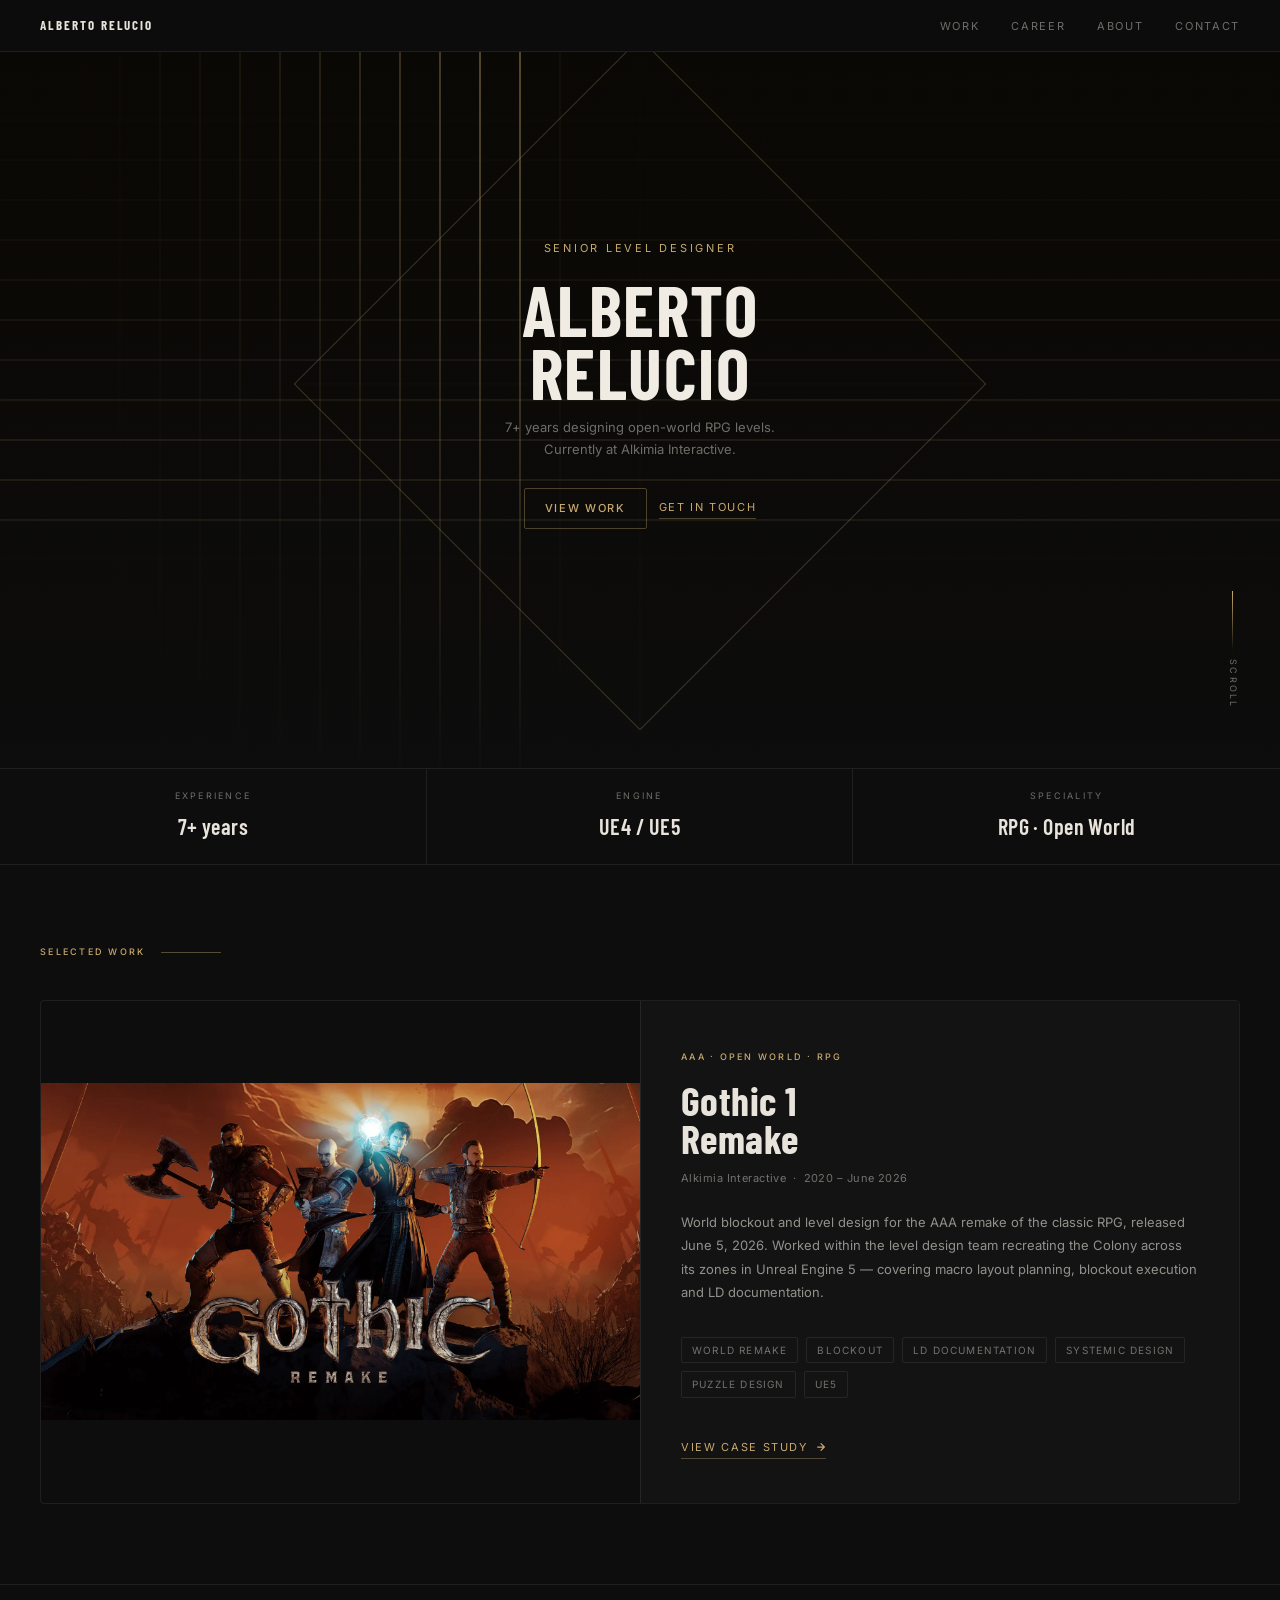
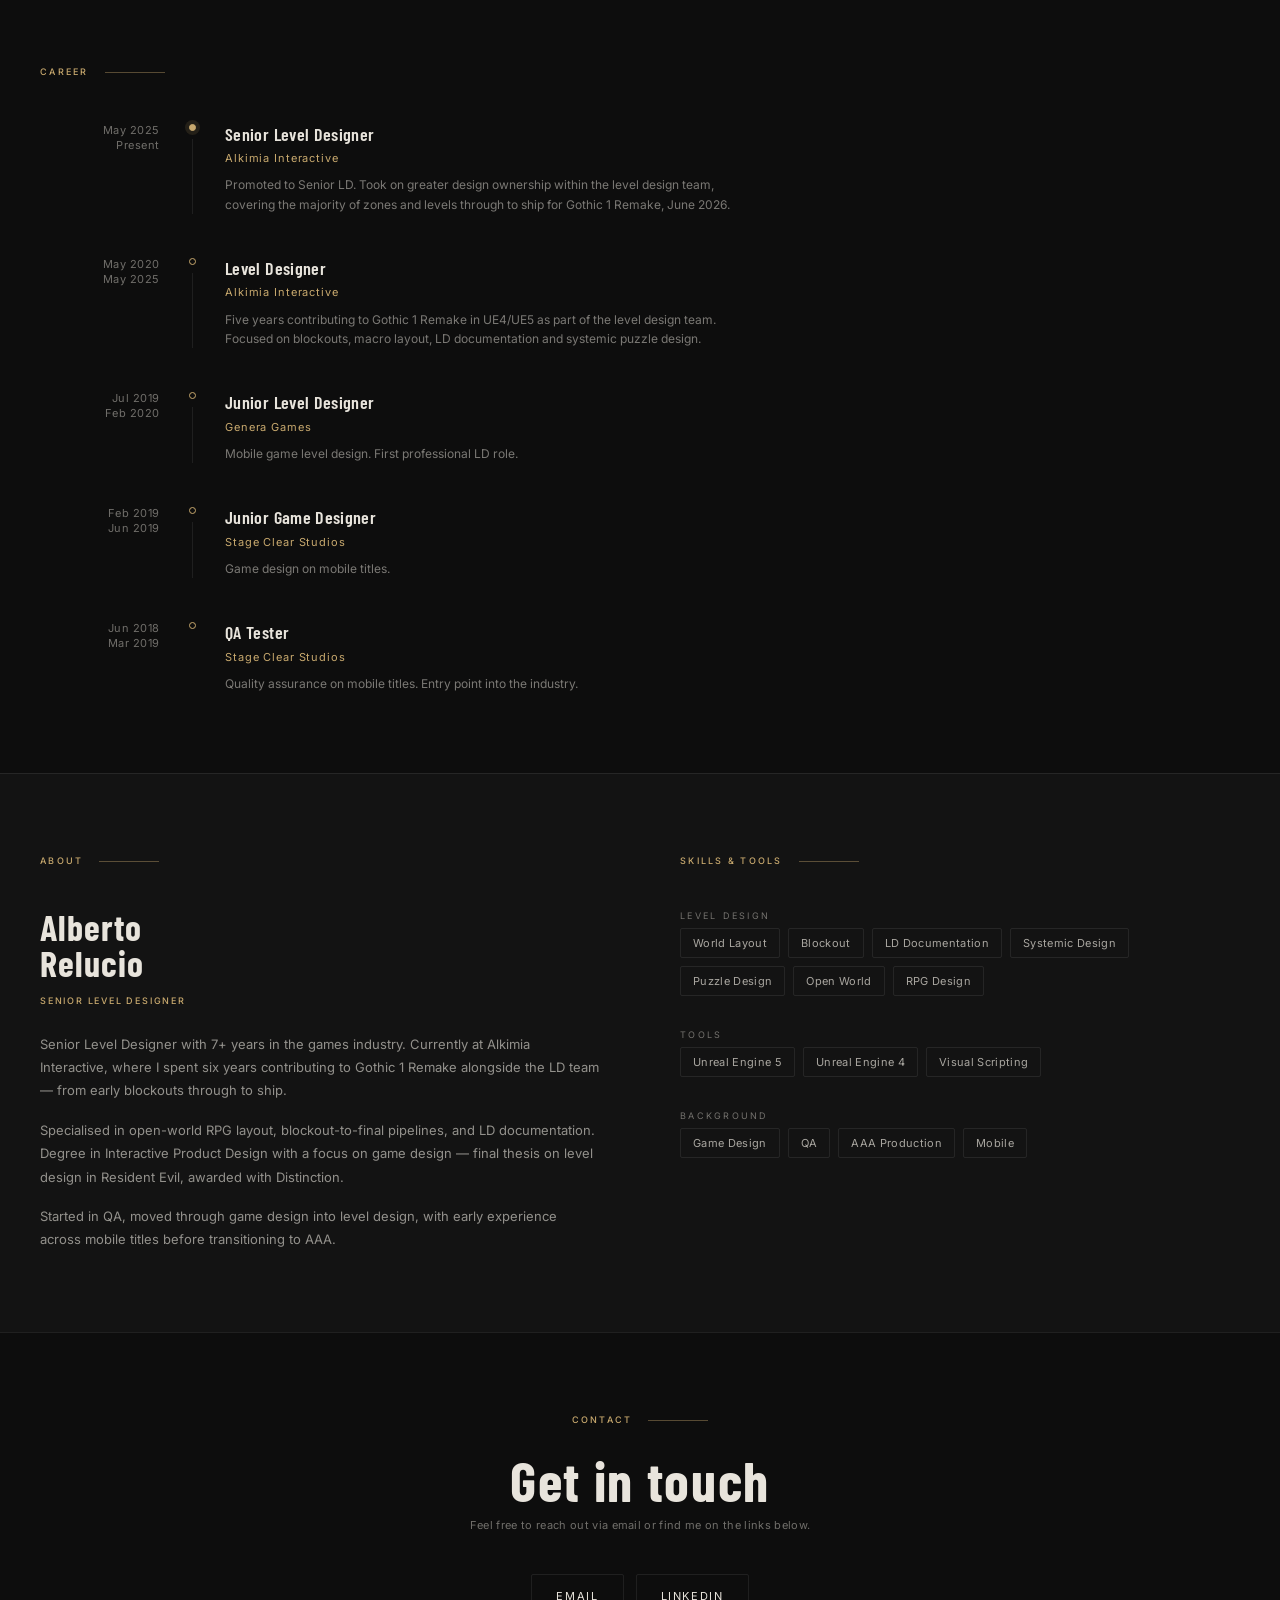
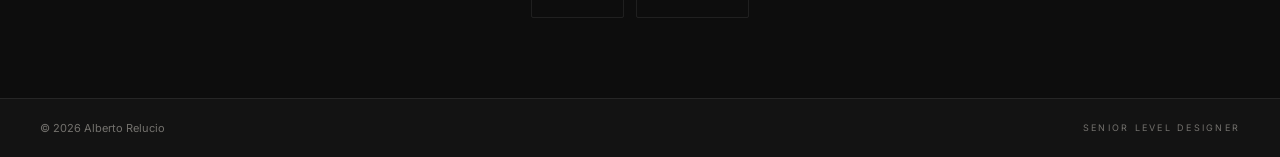
<file: index.html>
<!DOCTYPE html>
<html lang="en">
<head>
  <meta charset="UTF-8">
  <meta name="viewport" content="width=device-width, initial-scale=1.0">
  <title>Alberto Relucio — Senior Level Designer</title>
  <link rel="preconnect" href="https://fonts.googleapis.com">
  <link rel="preconnect" href="https://fonts.gstatic.com" crossorigin>
  <link href="https://fonts.googleapis.com/css2?family=Barlow+Condensed:wght@400;600;700&family=Inter:wght@400;500&display=swap" rel="stylesheet">
  <link rel="stylesheet" href="style.css?v=17">
<!-- Cloudflare Web Analytics -->
<script defer src='https://static.cloudflareinsights.com/beacon.min.js' data-cf-beacon='{"token": "90b9877d3f914d518e2e52601ebf6f44"}'></script>
<!-- End Cloudflare Web Analytics -->
<!-- GoatCounter Analytics -->
<script data-goatcounter="https://kolding45.goatcounter.com/count" async src="//gc.zgo.at/count.js"></script>
<!-- End GoatCounter Analytics -->
</head>
<body>

  <!-- NAV -->
  <nav class="nav">
    <a href="#hero" class="nav-logo">Alberto Relucio</a>
    <ul class="nav-links">
      <li><a href="#work">Work</a></li>
      <li><a href="#career">Career</a></li>
      <li><a href="#about">About</a></li>
      <li><a href="#contact">Contact</a></li>
    </ul>
    <button class="nav-hamburger" id="hamburger" aria-label="Open menu" aria-expanded="false">
      <span></span><span></span><span></span>
    </button>
  </nav>

  <div class="nav-drawer" id="nav-drawer">
    <a href="#work"    onclick="closeDrawer()">Work</a>
    <a href="#career"  onclick="closeDrawer()">Career</a>
    <a href="#about"   onclick="closeDrawer()">About</a>
    <a href="#contact" onclick="closeDrawer()">Contact</a>
  </div>


  <!-- HERO -->
  <section class="hero" id="hero">
    <div class="hero-bg" style="position:absolute;inset:0;width:100%;height:100%;">
      <canvas id="hero-canvas" style="position:absolute;inset:0;width:100%;height:100%;display:block;"></canvas>
    </div>
    <div class="hero-gradient"></div>

    <div class="hero-inner hero-inner--centered">

      <!-- Diamond: purely decorative, sits behind text -->
      <div class="hero-diamond-wrap" aria-hidden="true">
        <svg class="hero-diamond-svg" id="hero-diamond" viewBox="0 0 700 700" fill="none" xmlns="http://www.w3.org/2000/svg">
          <polyline id="d-outer" points="350,14 686,350 350,686 14,350 350,14"
            stroke="rgba(200,169,110,0.40)" stroke-width="0.9" fill="none"
            visibility="hidden"/>
          <polyline id="d-inner" points="350,90 610,350 350,610 90,350 350,90"
            stroke="rgba(200,169,110,0.16)" stroke-width="0.5" fill="none"
            visibility="hidden"/>
          <circle id="d-top"    cx="350" cy="14"  r="3.5" fill="rgba(200,169,110,0.85)" visibility="hidden"/>
          <circle id="d-right"  cx="686" cy="350" r="3.5" fill="rgba(200,169,110,0.85)" visibility="hidden"/>
          <circle id="d-bottom" cx="350" cy="686" r="3.5" fill="rgba(200,169,110,0.85)" visibility="hidden"/>
          <circle id="d-left"   cx="14"  cy="350" r="3.5" fill="rgba(200,169,110,0.85)" visibility="hidden"/>
          <line id="d-axis-h" x1="14" y1="350" x2="686" y2="350"
            stroke="rgba(200,169,110,0.07)" stroke-width="0.5" visibility="hidden"/>
          <line id="d-axis-v" x1="350" y1="14" x2="350" y2="686"
            stroke="rgba(200,169,110,0.07)" stroke-width="0.5" visibility="hidden"/>
        </svg>
      </div>

      <!-- Corner brackets: mobile only decorative frame -->
      <div class="hero-corners" aria-hidden="true">
        <svg viewBox="0 0 300 300" fill="none" xmlns="http://www.w3.org/2000/svg" class="hero-corners-svg" id="hero-corners">
          <!-- Top-left outer -->
          <polyline id="hc-tl" points="0,40 0,0 40,0" stroke="rgba(200,169,110,0.7)" stroke-width="1.2" fill="none" visibility="hidden"/>
          <!-- Top-left inner -->
          <polyline id="hc-tl2" points="14,28 14,14 28,14" stroke="rgba(200,169,110,0.4)" stroke-width="0.8" fill="none" visibility="hidden"/>
          <!-- Top-right outer -->
          <polyline id="hc-tr" points="260,0 300,0 300,40" stroke="rgba(200,169,110,0.7)" stroke-width="1.2" fill="none" visibility="hidden"/>
          <!-- Top-right inner -->
          <polyline id="hc-tr2" points="272,14 286,14 286,28" stroke="rgba(200,169,110,0.4)" stroke-width="0.8" fill="none" visibility="hidden"/>
          <!-- Bottom-right outer -->
          <polyline id="hc-br" points="300,260 300,300 260,300" stroke="rgba(200,169,110,0.7)" stroke-width="1.2" fill="none" visibility="hidden"/>
          <!-- Bottom-right inner -->
          <polyline id="hc-br2" points="286,272 286,286 272,286" stroke="rgba(200,169,110,0.4)" stroke-width="0.8" fill="none" visibility="hidden"/>
          <!-- Bottom-left outer -->
          <polyline id="hc-bl" points="40,300 0,300 0,260" stroke="rgba(200,169,110,0.7)" stroke-width="1.2" fill="none" visibility="hidden"/>
          <!-- Bottom-left inner -->
          <polyline id="hc-bl2" points="28,286 14,286 14,272" stroke="rgba(200,169,110,0.4)" stroke-width="0.8" fill="none" visibility="hidden"/>
        </svg>
      </div>

      <!-- Identity: centred on top of diamond -->
      <div class="hero-identity">
        <p class="hero-role">Senior Level Designer</p>
        <h1 class="hero-name">Alberto<br>Relucio</h1>
        <p class="hero-bio">
          7+ years designing open-world RPG levels.<br>
          Currently at Alkimia Interactive.
        </p>
        <div class="flex-row flex-wrap gap-3 mt-4" style="justify-content:center;">
          <a href="#work"    class="btn">View work</a>
          <a href="#contact" class="link-inline" style="align-self:center">Get in touch</a>
        </div>
      </div>

    </div>

    <div class="hero-scroll" aria-hidden="true">
      <div class="hero-scroll-line"></div>
      <span class="hero-scroll-label">Scroll</span>
    </div>
  </section>


  <!-- STAT BAR -->
  <div class="stat-bar">
    <div class="stat-item">
      <div class="stat-label">Experience</div>
      <div class="t-stat">7+ years</div>
    </div>
    <div class="stat-item">
      <div class="stat-label">Engine</div>
      <div class="t-stat">UE4 / UE5</div>
    </div>
    <div class="stat-item">
      <div class="stat-label">Speciality</div>
      <div class="t-stat">RPG · Open World</div>
    </div>
  </div>


  <!-- WORK -->
  <section class="section" id="work">
    <div class="eyebrow">Selected work</div>

    <div class="card-featured reveal">
      <div class="card-image">
        <img src="images/gothic-hero.jpg" alt="Gothic 1 Remake — level overview">
      </div>
      <div class="card-body">
        <div>
          <div class="tag mb-4">AAA · Open World · RPG</div>
          <h2 class="t-title mb-3">Gothic 1<br>Remake</h2>
          <p class="t-meta mb-6" style="letter-spacing:0.04em;">Alkimia Interactive &nbsp;·&nbsp; 2020 – June 2026</p>
          <p class="t-body mb-8">
            World blockout and level design for the AAA remake of the classic RPG, released
            June 5, 2026. Worked within the level design team recreating the Colony across its
            zones in Unreal Engine 5 — covering macro layout planning, blockout execution and
            LD documentation.
          </p>
          <div class="flex-row flex-wrap gap-2 mb-10">
            <span class="pill">World Remake</span>
            <span class="pill">Blockout</span>
            <span class="pill">LD Documentation</span>
            <span class="pill">Systemic Design</span>
            <span class="pill">Puzzle Design</span>
            <span class="pill">UE5</span>
          </div>
        </div>
        <a href="gothic.html" class="link-inline">
          View case study
          <svg width="10" height="10" viewBox="0 0 12 12" fill="none" stroke="currentColor" stroke-width="1.5" stroke-linecap="round" stroke-linejoin="round" aria-hidden="true"><path d="M2 6h8M6 2l4 4-4 4"/></svg>
        </a>
      </div>
    </div>
  </section>


  <!-- ACADEMIC WORK -->


  <!-- CAREER -->
  <section class="section section--bordered" id="career">
    <div class="eyebrow">Career</div>
    <div class="timeline">

      <div class="timeline-item reveal">
        <div class="timeline-date">May 2025<br>Present</div>
        <div class="timeline-spine">
          <div class="timeline-dot timeline-dot--current"></div>
          <div class="timeline-connector"></div>
        </div>
        <div class="timeline-body">
          <div class="t-role mb-1">Senior Level Designer</div>
          <div class="timeline-company">Alkimia Interactive</div>
          <p class="timeline-note">Promoted to Senior LD. Took on greater design ownership within the level design team, covering the majority of zones and levels through to ship for Gothic 1 Remake, June 2026.</p>
        </div>
      </div>

      <div class="timeline-item reveal">
        <div class="timeline-date">May 2020<br>May 2025</div>
        <div class="timeline-spine">
          <div class="timeline-dot"></div>
          <div class="timeline-connector"></div>
        </div>
        <div class="timeline-body">
          <div class="t-role mb-1">Level Designer</div>
          <div class="timeline-company">Alkimia Interactive</div>
          <p class="timeline-note">Five years contributing to Gothic 1 Remake in UE4/UE5 as part of the level design team. Focused on blockouts, macro layout, LD documentation and systemic puzzle design.</p>
        </div>
      </div>

      <div class="timeline-item reveal">
        <div class="timeline-date">Jul 2019<br>Feb 2020</div>
        <div class="timeline-spine">
          <div class="timeline-dot"></div>
          <div class="timeline-connector"></div>
        </div>
        <div class="timeline-body">
          <div class="t-role mb-1">Junior Level Designer</div>
          <div class="timeline-company">Genera Games</div>
          <p class="timeline-note">Mobile game level design. First professional LD role.</p>
        </div>
      </div>

      <div class="timeline-item reveal">
        <div class="timeline-date">Feb 2019<br>Jun 2019</div>
        <div class="timeline-spine">
          <div class="timeline-dot"></div>
          <div class="timeline-connector"></div>
        </div>
        <div class="timeline-body">
          <div class="t-role mb-1">Junior Game Designer</div>
          <div class="timeline-company">Stage Clear Studios</div>
          <p class="timeline-note">Game design on mobile titles.</p>
        </div>
      </div>

      <div class="timeline-item reveal">
        <div class="timeline-date">Jun 2018<br>Mar 2019</div>
        <div class="timeline-spine">
          <div class="timeline-dot"></div>
          <div class="timeline-connector"></div>
        </div>
        <div class="timeline-body">
          <div class="t-role mb-1">QA Tester</div>
          <div class="timeline-company">Stage Clear Studios</div>
          <p class="timeline-note">Quality assurance on mobile titles. Entry point into the industry.</p>
        </div>
      </div>

    </div>
  </section>


  <!-- ABOUT -->
  <section class="section section--raised section--bordered grid-about" id="about">
    <div>
      <div class="eyebrow">About</div>
      <h2 class="t-heading mb-2">Alberto<br>Relucio</h2>
      <p class="tag mb-6" style="letter-spacing:0.2em;">Senior Level Designer</p>
      <div class="t-body">
        <p>Senior Level Designer with 7+ years in the games industry. Currently at Alkimia Interactive, where I spent six years contributing to Gothic 1 Remake alongside the LD team — from early blockouts through to ship.</p>
        <p>Specialised in open-world RPG layout, blockout-to-final pipelines, and LD documentation. Degree in Interactive Product Design with a focus on game design — final thesis on level design in Resident Evil, awarded with Distinction.</p>
        <p>Started in QA, moved through game design into level design, with early experience across mobile titles before transitioning to AAA.</p>
      </div>
    </div>

    <div>
      <div class="eyebrow">Skills &amp; tools</div>
      <div style="margin-bottom:var(--space-8);">
        <div class="stat-label mb-3">Level Design</div>
        <div class="flex-row flex-wrap gap-2">
          <span class="skill-tag">World Layout</span>
          <span class="skill-tag">Blockout</span>
          <span class="skill-tag">LD Documentation</span>
          <span class="skill-tag">Systemic Design</span>
          <span class="skill-tag">Puzzle Design</span>
          <span class="skill-tag">Open World</span>
          <span class="skill-tag">RPG Design</span>
        </div>
      </div>
      <div style="margin-bottom:var(--space-8);">
        <div class="stat-label mb-3">Tools</div>
        <div class="flex-row flex-wrap gap-2">
          <span class="skill-tag">Unreal Engine 5</span>
          <span class="skill-tag">Unreal Engine 4</span>
          <span class="skill-tag">Visual Scripting</span>
          <!-- Add tools you actually use -->
        </div>
      </div>
      <div>
        <div class="stat-label mb-3">Background</div>
        <div class="flex-row flex-wrap gap-2">
          <span class="skill-tag">Game Design</span>
          <span class="skill-tag">QA</span>
          <span class="skill-tag">AAA Production</span>
          <span class="skill-tag">Mobile</span>
        </div>
      </div>
    </div>
  </section>


  <!-- CONTACT -->
  <section class="section section--bordered section--center" id="contact">
    <div class="eyebrow centered">Contact</div>
    <h2 class="t-heading mb-2" style="font-size:var(--text-cta);">Get in touch</h2>
    <p class="t-meta mb-10">Feel free to reach out via email or find me on the links below.</p>
    <div class="contact-links">
      <!-- REPLACE with your real details -->
      <a href="mailto:arelucio.designer.info@gmail.com" class="link-ghost">Email</a>
      <a href="https://www.linkedin.com/in/alberto-relucio-gallego" target="_blank" rel="noopener" class="link-ghost">LinkedIn</a>
    </div>
  </section>


  <!-- FOOTER -->
  <footer class="footer">
    <span class="footer-copy">© 2026 Alberto Relucio</span>
    <span class="footer-label">Senior Level Designer</span>
  </footer>


  <script>
    /* ── HERO CANVAS — slow diagonal gold sweep, persistent grid ── */
    (function () {
      var canvas = document.getElementById('hero-canvas');
      if (!canvas) return;
      var ctx = canvas.getContext('2d');
      var dpr = window.devicePixelRatio || 1;

      function resize() {
        canvas.width  = canvas.offsetWidth  * dpr;
        canvas.height = canvas.offsetHeight * dpr;
        ctx.setTransform(dpr, 0, 0, dpr, 0, 0);
      }
      resize();
      window.addEventListener('resize', function () { ctx.setTransform(1,0,0,1,0,0); resize(); });

      var CELL=40, DURATION=3800, DELAY=400;
      var PK_V=0.88, PK_H=0.65, RS_V=0.14, RS_H=0.08;
      var startTime=null;

      function easeInOut(t) { return 0.5-0.5*Math.cos(Math.PI*Math.max(0,Math.min(1,t))); }

      function draw(ts) {
        if (!startTime) startTime=ts;
        var elapsed=ts-startTime-DELAY;
        var W=canvas.offsetWidth, H=canvas.offsetHeight, maxD=W+H;
        ctx.clearRect(0,0,W,H); ctx.fillStyle='#0a0804'; ctx.fillRect(0,0,W,H);
        var raw=Math.max(0,Math.min(1,elapsed/DURATION)), prog=easeInOut(raw), done=raw>=1;

        for (var x=0;x<=W;x+=CELL) {
          var d=x/maxD, alpha,r,g,b,lw;
          if(done){alpha=RS_V;r=200;g=169;b=110;lw=0.5;}
          else{var dist=prog-d;
            if(dist<0){alpha=0.018;r=30;g=24;b=14;lw=0.5;}
            else{var rise=Math.min(1,dist/0.035),fall=Math.max(0,1-dist/0.30),glow=rise*fall,settle=Math.max(0,(dist-0.30)/0.15);
              alpha=glow*PK_V+Math.min(1,settle)*RS_V; alpha=Math.max(alpha,dist>0.45?RS_V:0);
              r=Math.round(10+(200-10)*glow);g=Math.round(8+(169-8)*glow);b=Math.round(4+(110-4)*glow);lw=0.5+glow*1.0;}}
          ctx.beginPath();ctx.moveTo(x,0);ctx.lineTo(x,H);
          ctx.strokeStyle='rgba('+r+','+g+','+b+','+alpha+')';ctx.lineWidth=lw;ctx.stroke();
        }

        for (var y=0;y<=H;y+=CELL) {
          var dH=y/maxD,alphaH,rH,gH,bH,lwH;
          if(done){alphaH=RS_H;rH=200;gH=169;bH=110;lwH=0.5;}
          else{var distH=prog-dH;
            if(distH<0){alphaH=0.014;rH=30;gH=24;bH=14;lwH=0.5;}
            else{var riseH=Math.min(1,distH/0.035),fallH=Math.max(0,1-distH/0.30),glowH=riseH*fallH,settleH=Math.max(0,(distH-0.30)/0.15);
              alphaH=glowH*PK_H+Math.min(1,settleH)*RS_H;alphaH=Math.max(alphaH,distH>0.45?RS_H:0);
              rH=Math.round(10+(200-10)*glowH);gH=Math.round(8+(169-8)*glowH);bH=Math.round(4+(110-4)*glowH);lwH=0.5+glowH*0.7;}}
          ctx.beginPath();ctx.moveTo(0,y);ctx.lineTo(W,y);
          ctx.strokeStyle='rgba('+rH+','+gH+','+bH+','+alphaH+')';ctx.lineWidth=lwH;ctx.stroke();
        }
        requestAnimationFrame(draw);
      }
      requestAnimationFrame(draw);
    })();
  </script>

  <script>
        /* ── DIAMOND ANIMATION — starts fully hidden, draws on load ── */
    (function () {

      function show(id, delay, dur) {
        /* Fade in via opacity after making visible */
        var el = document.getElementById(id);
        if (!el) return;
        setTimeout(function () {
          el.setAttribute('visibility', 'visible');
          el.style.opacity = '0';
          el.style.transition = 'opacity ' + (dur || 500) + 'ms ease';
          requestAnimationFrame(function () {
            requestAnimationFrame(function () {
              el.style.opacity = '1';
            });
          });
        }, delay);
      }

      function drawLine(id, delay, duration) {
        /* Draw polyline using stroke-dashoffset */
        var el = document.getElementById(id);
        if (!el) return;
        var perim = id === 'd-outer' ? 1904 : 1440;
        /* Set up dash BEFORE making visible */
        el.setAttribute('stroke-dasharray', perim);
        el.setAttribute('stroke-dashoffset', perim);
        setTimeout(function () {
          el.setAttribute('visibility', 'visible');
          el.style.opacity = '1';
          requestAnimationFrame(function () {
            requestAnimationFrame(function () {
              el.style.transition = 'stroke-dashoffset ' + duration + 'ms cubic-bezier(0.3,0,0.2,1)';
              el.setAttribute('stroke-dashoffset', '0');
            });
          });
        }, delay);
      }

      var T = 500;

      /* 1 — Axis lines first, subtle */
      show('d-axis-h', T, 600);
      show('d-axis-v', T, 600); T += 600;

      /* 2 — Outer diamond draws itself */
      drawLine('d-outer', T, 1600); T += 500;

      /* 3 — Dots appear as diamond reaches each corner */
      show('d-top',    T,        200); T += 400;
      show('d-right',  T,        200); T += 400;
      show('d-bottom', T,        200); T += 400;
      show('d-left',   T,        200); T += 500;

      /* 4 — Inner diamond fades in */
      show('d-inner', T, 800);

    })();

    /* ── HAMBURGER MENU ── */
    (function () {
      var hamburger = document.getElementById('hamburger');
      var drawer    = document.getElementById('nav-drawer');
      if (!hamburger || !drawer) return;

      function closeDrawer() {
        drawer.classList.remove('open');
        hamburger.setAttribute('aria-expanded', 'false');
      }
      window.closeDrawer = closeDrawer;

      hamburger.addEventListener('click', function () {
        var open = drawer.classList.toggle('open');
        hamburger.setAttribute('aria-expanded', open);
      });

      document.addEventListener('click', function (e) {
        if (!drawer.contains(e.target) && !hamburger.contains(e.target)) {
          closeDrawer();
        }
      });
    })();

    /* ── CORNER BRACKETS ANIMATION — mobile only ── */
    (function () {
      var corners = ['hc-tl', 'hc-tr', 'hc-br', 'hc-bl'];
      var isMobile = true; // CSS handles display:none on desktop

      corners.forEach(function(id, i) {
        var el = document.getElementById(id);
        if (!el) return;
        var perim = 80;
        el.setAttribute('stroke-dasharray', perim);
        el.setAttribute('stroke-dashoffset', perim);
        setTimeout(function () {
          el.setAttribute('visibility', 'visible');
          el.style.opacity = '1';
          requestAnimationFrame(function () {
            requestAnimationFrame(function () {
              el.style.transition = 'stroke-dashoffset 400ms cubic-bezier(0.3,0,0.2,1)';
              el.setAttribute('stroke-dashoffset', '0');
            });
          });
        }, 300 + i * 120);

        /* Inner corner appears slightly after outer */
        var el2 = document.getElementById(id + '2');
        if (!el2) return;
        var perim2 = 42;
        el2.setAttribute('stroke-dasharray', perim2);
        el2.setAttribute('stroke-dashoffset', perim2);
        setTimeout(function () {
          el2.setAttribute('visibility', 'visible');
          el2.style.opacity = '1';
          requestAnimationFrame(function () {
            requestAnimationFrame(function () {
              el2.style.transition = 'stroke-dashoffset 300ms cubic-bezier(0.3,0,0.2,1)';
              el2.setAttribute('stroke-dashoffset', '0');
            });
          });
        }, 500 + i * 120);
      });
    })();
  </script>

</body>
</html>
</file>
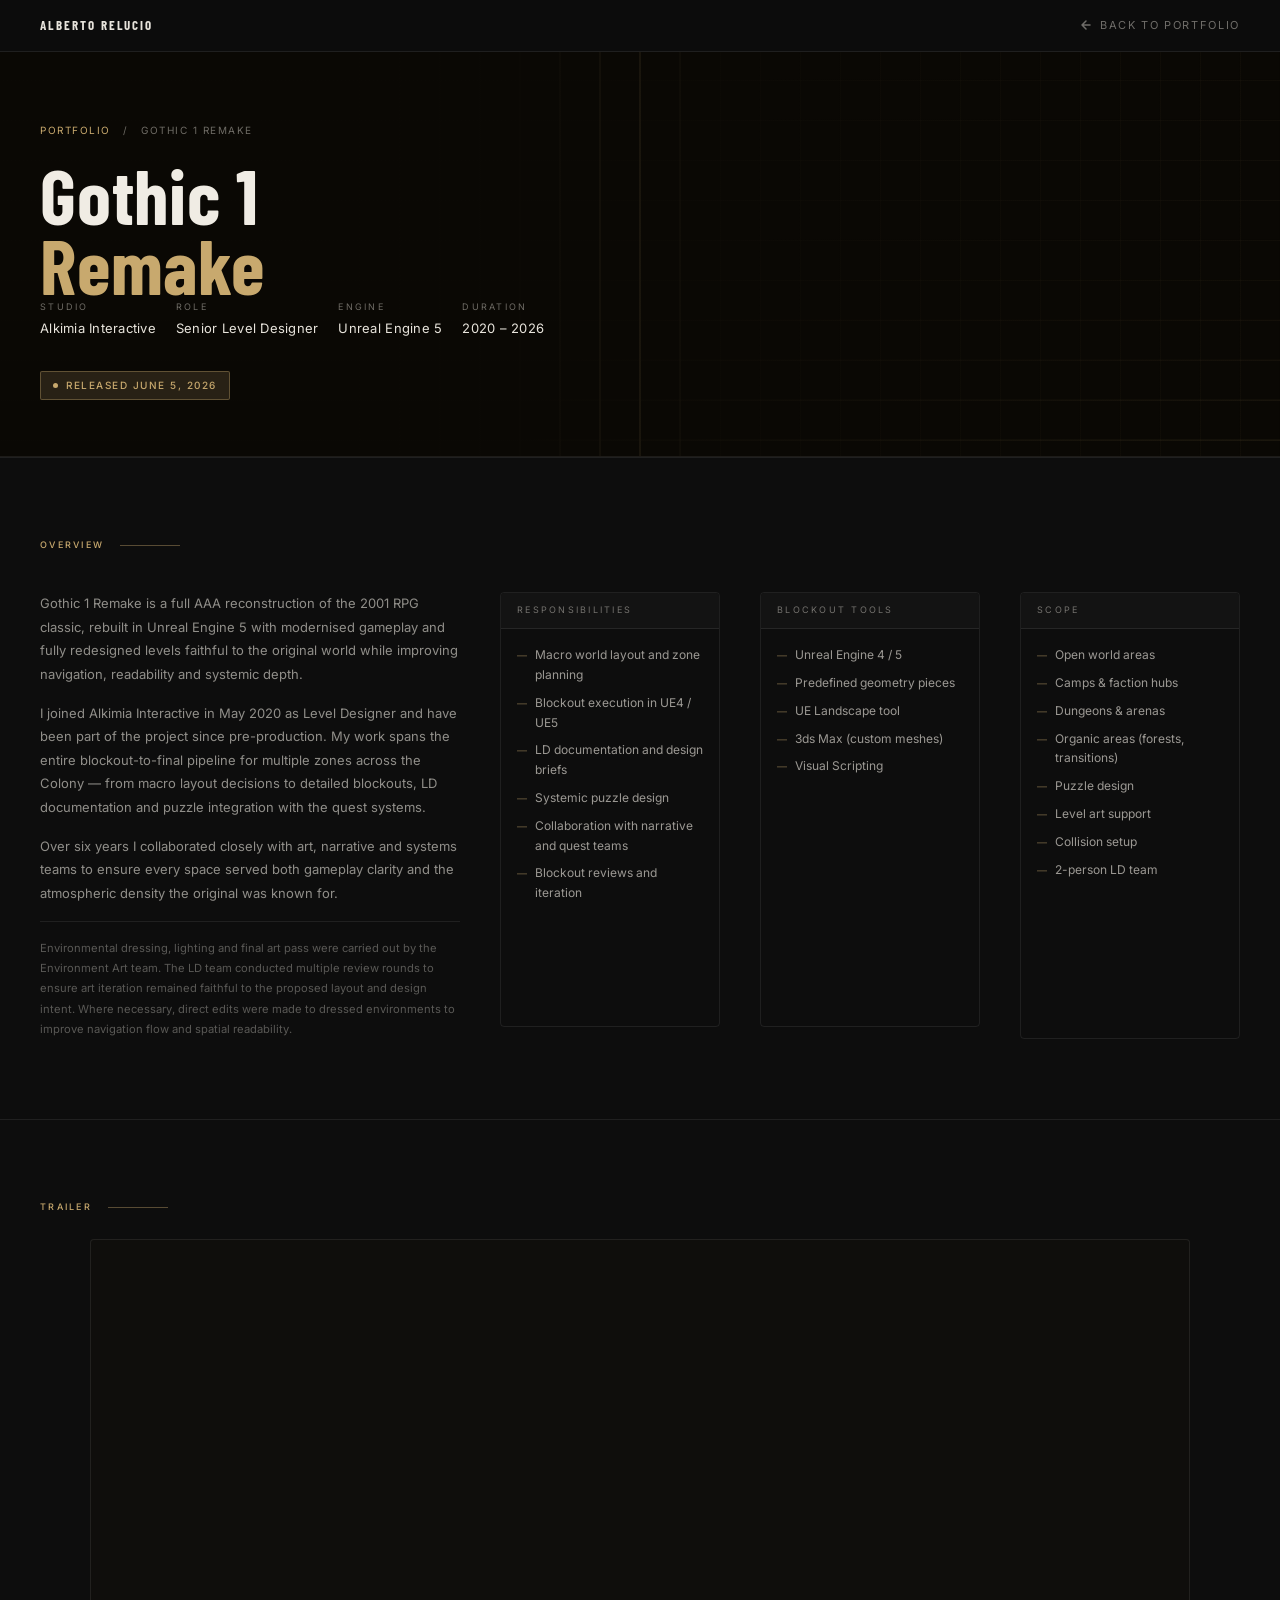
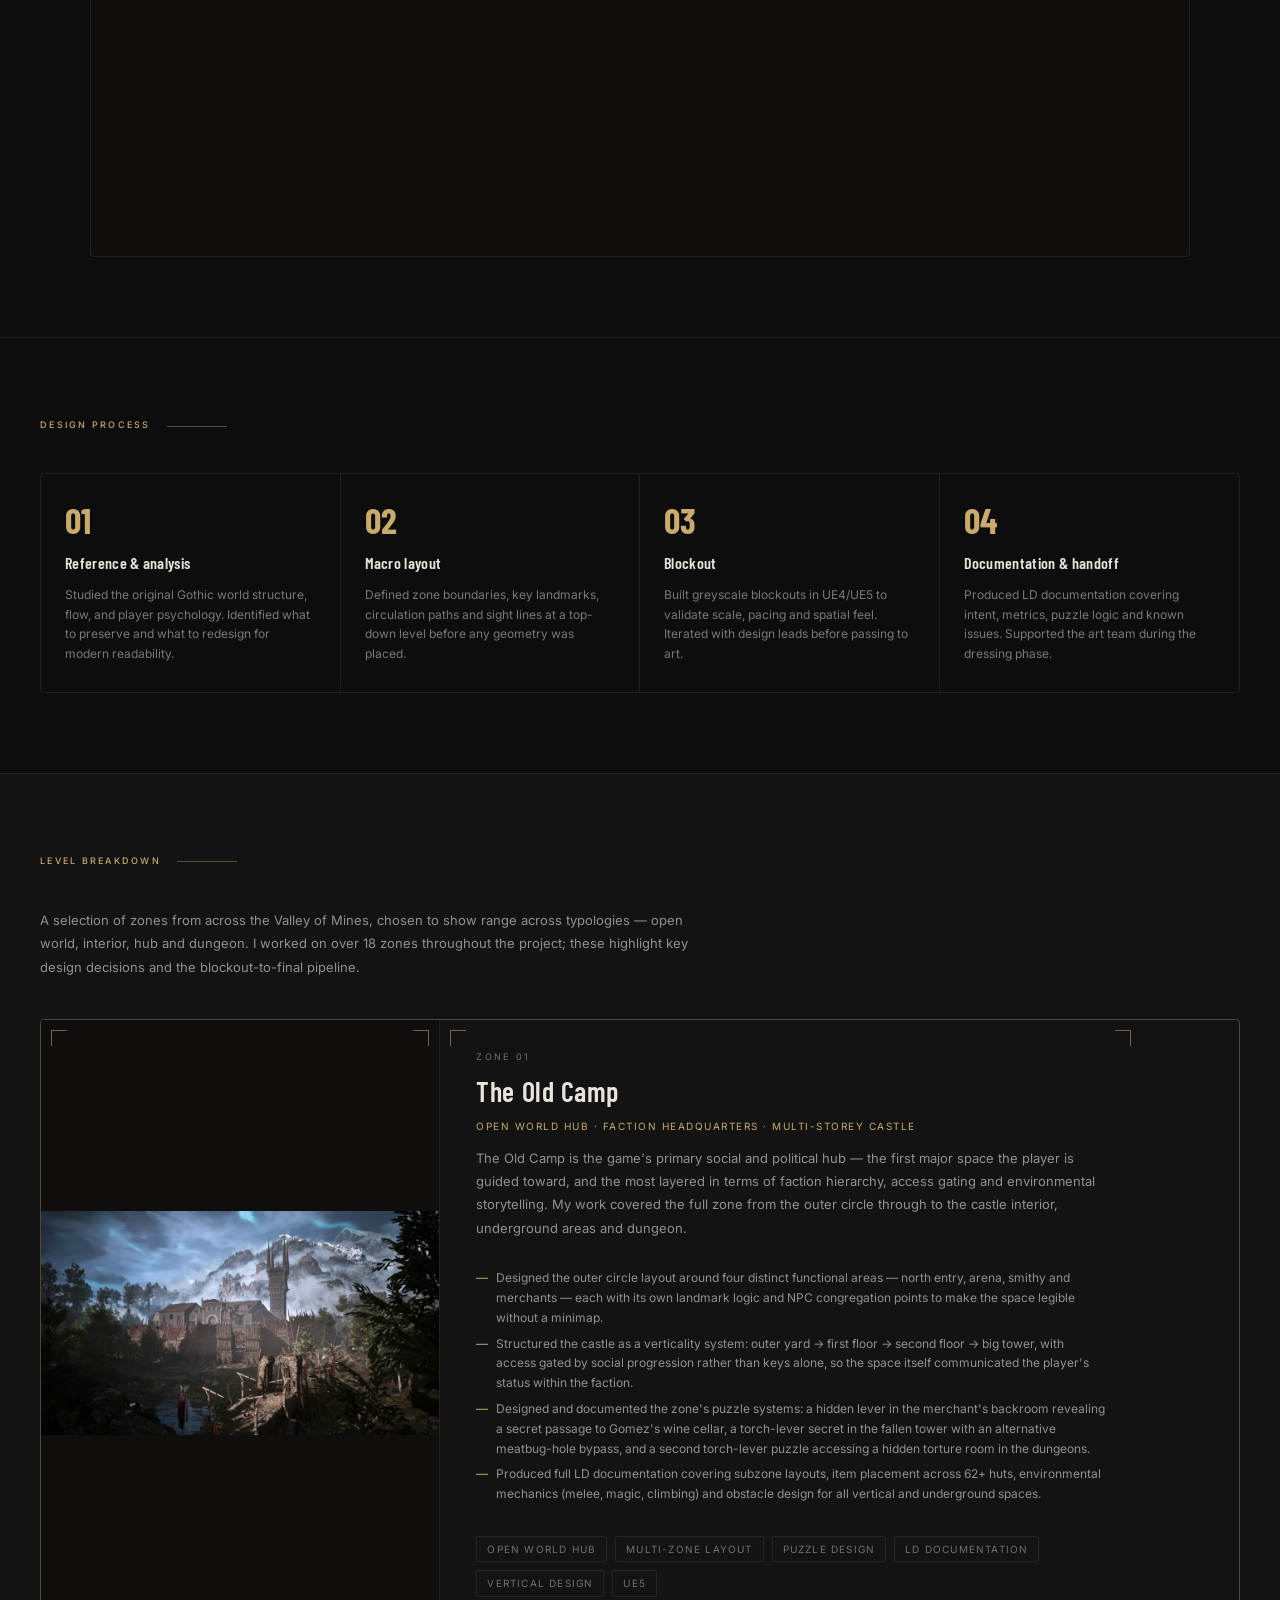
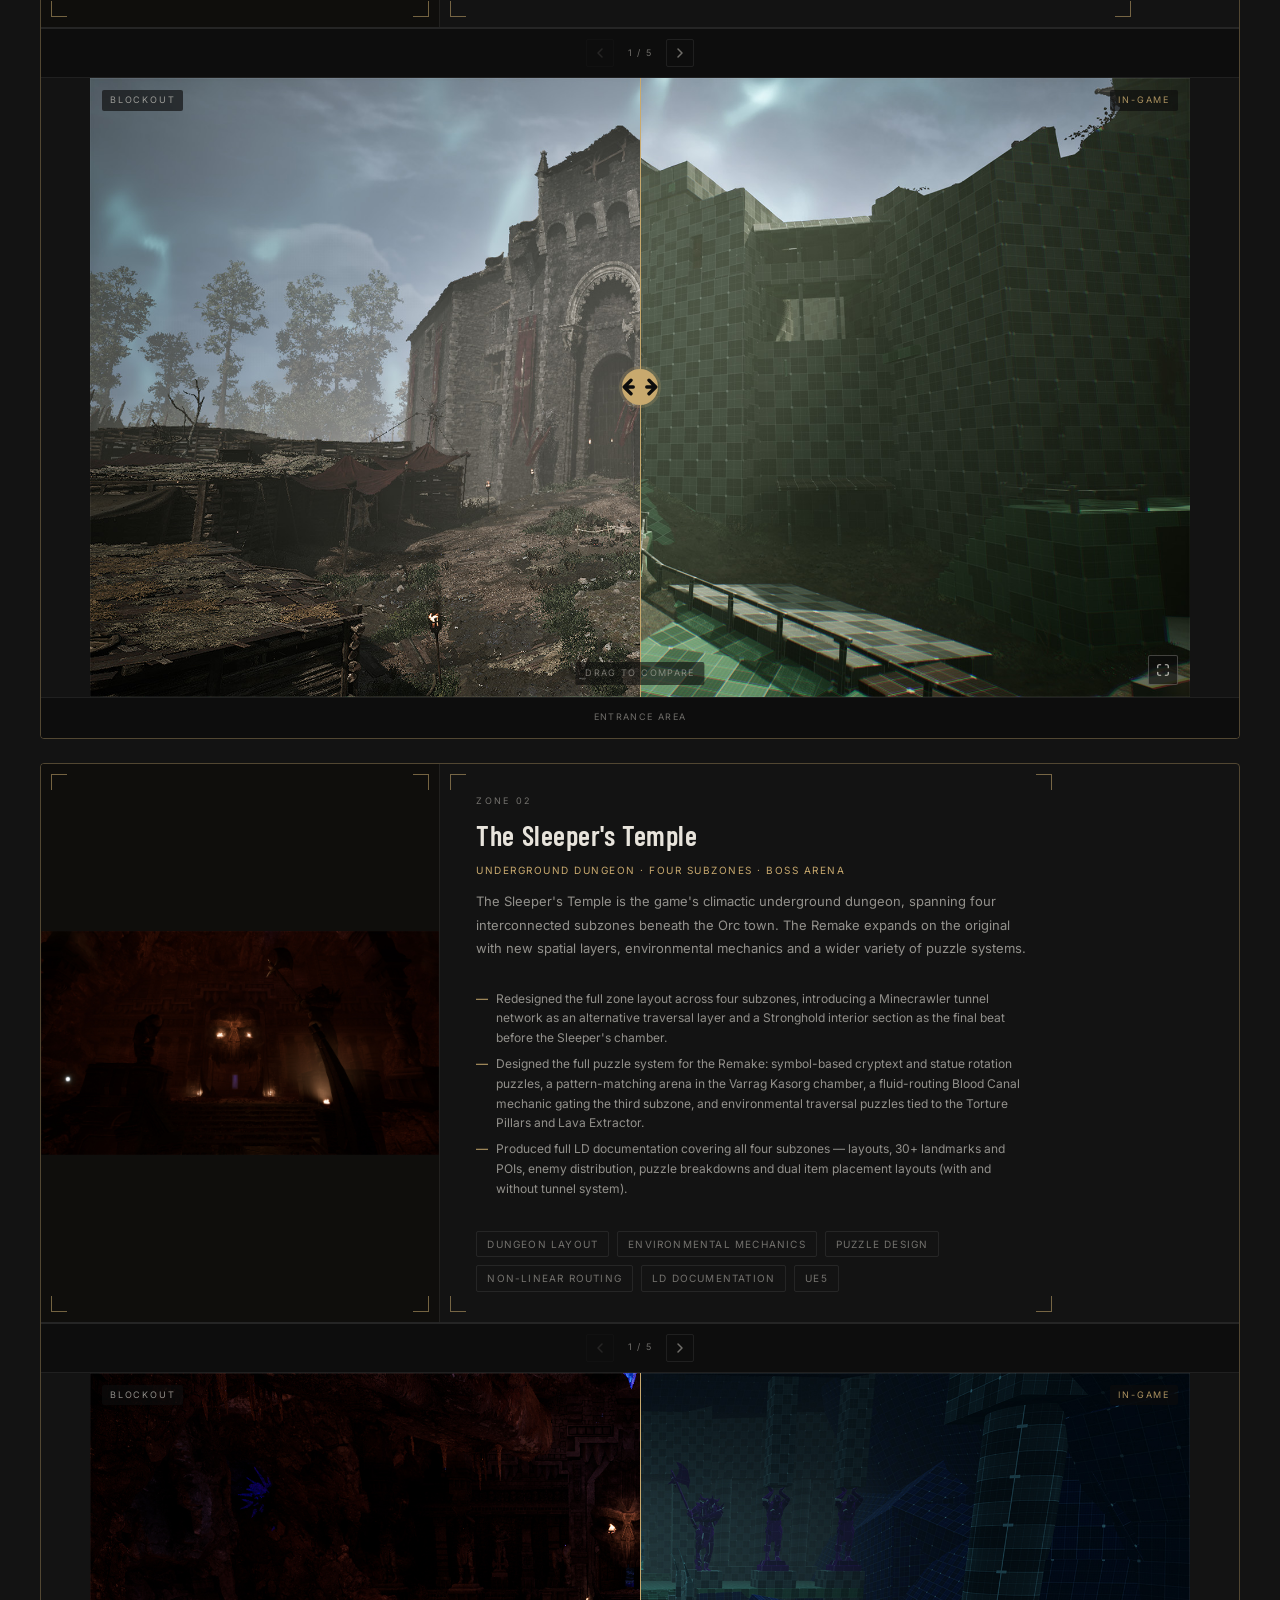
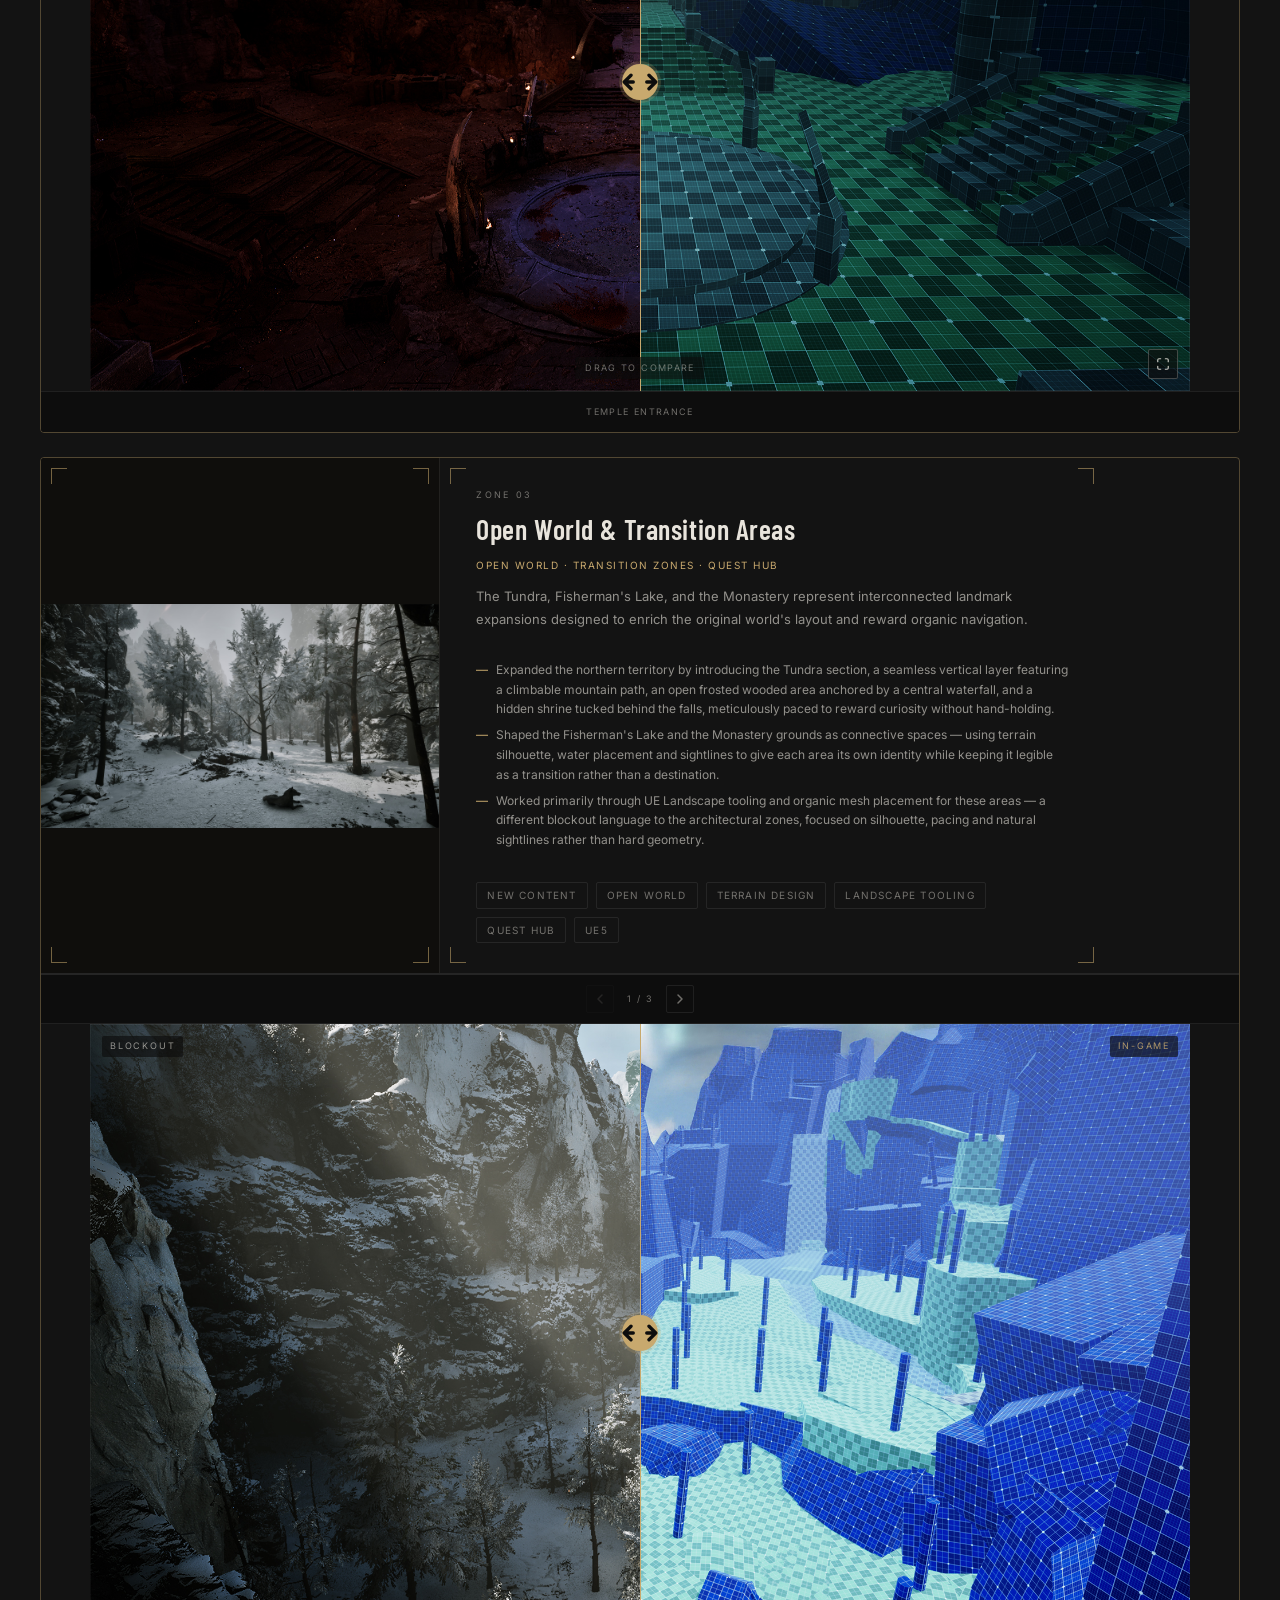
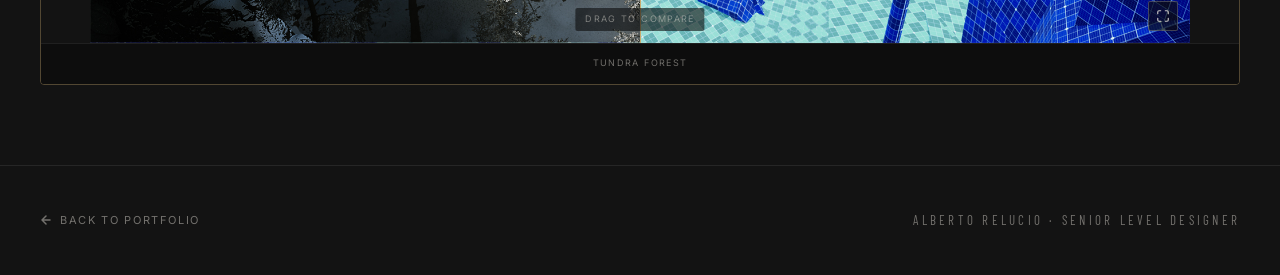
<file: gothic.html>
<!DOCTYPE html>
<html lang="en">
<head>
  <meta charset="UTF-8">
  <meta name="viewport" content="width=device-width, initial-scale=1.0">
  <title>Gothic 1 Remake — Level Design Breakdown · Alberto Relucio</title>
  <link rel="preconnect" href="https://fonts.googleapis.com">
  <link rel="preconnect" href="https://fonts.gstatic.com" crossorigin>
  <link href="https://fonts.googleapis.com/css2?family=Barlow+Condensed:wght@400;600;700&family=Inter:wght@400;500&display=swap" rel="stylesheet">
  <link rel="stylesheet" href="style.css?v=17">
<!-- Cloudflare Web Analytics -->
<script defer src='https://static.cloudflareinsights.com/beacon.min.js' data-cf-beacon='{"token": "90b9877d3f914d518e2e52601ebf6f44"}'></script>
<!-- End Cloudflare Web Analytics -->
<!-- GoatCounter Analytics -->
<script data-goatcounter="https://kolding45.goatcounter.com/count" async src="//gc.zgo.at/count.js"></script>
<!-- End GoatCounter Analytics -->
</head>
<body>

  <!-- NAV -->
  <nav class="nav">
    <a href="index.html" class="nav-logo">Alberto Relucio</a>
    <a href="index.html" class="nav-back">
      <svg width="12" height="12" viewBox="0 0 12 12" fill="none" stroke="currentColor" stroke-width="1.5" stroke-linecap="round" stroke-linejoin="round" aria-hidden="true"><path d="M10 6H2M6 10L2 6l4-4"/></svg>
      Back to portfolio
    </a>
  </nav>


  <!-- PAGE HEADER -->
  <div class="page-header">
    <div class="page-header-grid"></div>
    <canvas id="gothic-canvas" style="position:absolute;inset:0;width:100%;height:100%;pointer-events:none;"></canvas>
    <div class="page-header-fade"></div>
    <div class="page-header-content">
      <div class="breadcrumb">
        <a href="index.html">Portfolio</a>
        <span class="breadcrumb-sep">/</span>
        Gothic 1 Remake
      </div>
      <h1 class="t-page-title mb-5">Gothic 1<br><em>Remake</em></h1>
      <div class="page-meta">
        <div class="meta-item"><span class="meta-label">Studio</span><span class="meta-value">Alkimia Interactive</span></div>
        <div class="meta-item"><span class="meta-label">Role</span><span class="meta-value">Senior Level Designer</span></div>
        <div class="meta-item"><span class="meta-label">Engine</span><span class="meta-value">Unreal Engine 5</span></div>
        <div class="meta-item"><span class="meta-label">Duration</span><span class="meta-value">2020 – 2026</span></div>
      </div>
      <div class="badge-released">
        <div class="badge-released-dot"></div>
        Released June 5, 2026
      </div>
    </div>
  </div>


  <!-- OVERVIEW -->
  <div class="section section--bordered">
    <div class="eyebrow">Overview</div>
    <!-- Single row: text left, three blocks right, always side by side -->
    <div class="overview-blocks" style="display:flex; flex-wrap:wrap; gap:var(--space-10); align-items:stretch; justify-content:space-between;">

      <div class="t-body" style="width:420px; flex-shrink:0;">
        <p>Gothic 1 Remake is a full AAA reconstruction of the 2001 RPG classic, rebuilt in Unreal Engine 5 with modernised gameplay and fully redesigned levels faithful to the original world while improving navigation, readability and systemic depth.</p>
        <p>I joined Alkimia Interactive in May 2020 as Level Designer and have been part of the project since pre-production. My work spans the entire blockout-to-final pipeline for multiple zones across the Colony — from macro layout decisions to detailed blockouts, LD documentation and puzzle integration with the quest systems.</p>
        <p>Over six years I collaborated closely with art, narrative and systems teams to ensure every space served both gameplay clarity and the atmospheric density the original was known for.</p>
        <p style="font-size:0.7rem; color:rgba(232,228,220,0.35); margin-top:var(--space-4); padding-top:var(--space-4); border-top: 0.5px solid var(--color-line);">Environmental dressing, lighting and final art pass were carried out by the Environment Art team. The LD team conducted multiple review rounds to ensure art iteration remained faithful to the proposed layout and design intent. Where necessary, direct edits were made to dressed environments to improve navigation flow and spatial readability.</p>
      </div>

      <div class="sidebar-block" style="flex:1; max-width:340px;">
        <div class="sidebar-block-label">Responsibilities</div>
        <div class="sidebar-block-content">
          <ul class="sidebar-list">
            <li>Macro world layout and zone planning</li>
            <li>Blockout execution in UE4 / UE5</li>
            <li>LD documentation and design briefs</li>
            <li>Systemic puzzle design</li>
            <li>Collaboration with narrative and quest teams</li>
            <li>Blockout reviews and iteration</li>
          </ul>
        </div>
      </div>

      <div class="sidebar-block" style="flex:1; max-width:300px;">
        <div class="sidebar-block-label">Blockout tools</div>
        <div class="sidebar-block-content">
          <ul class="sidebar-list">
            <li>Unreal Engine 4 / 5</li>
            <li>Predefined geometry pieces</li>
            <li>UE Landscape tool</li>
            <li>3ds Max (custom meshes)</li>
            <li>Visual Scripting</li>
          </ul>
        </div>
      </div>

      <div class="sidebar-block" style="flex:1; max-width:320px;">
        <div class="sidebar-block-label">Scope</div>
        <div class="sidebar-block-content">
          <ul class="sidebar-list">
            <li>Open world areas</li>
            <li>Camps &amp; faction hubs</li>
            <li>Dungeons &amp; arenas</li>
            <li>Organic areas (forests, transitions)</li>
            <li>Puzzle design</li>
            <li>Level art support</li>
            <li>Collision setup</li>
            <li>2-person LD team</li>
          </ul>
        </div>
      </div>

    </div>
  </div>


  <!-- TRAILER -->
  <section class="section section--bordered">
    <div class="eyebrow mb-6">Trailer</div>
    <div class="trailer-wrap">
      <iframe
        src="https://www.youtube.com/embed/n0R7BmfpD7k"
        title="Gothic 1 Remake — Release Trailer"
        frameborder="0"
        allow="accelerometer; autoplay; clipboard-write; encrypted-media; gyroscope; picture-in-picture"
        allowfullscreen>
      </iframe>
    </div>
  </section>

    <!-- DESIGN PROCESS -->
  <div class="section section--bordered">
    <div class="eyebrow">Design process</div>
    <div class="process-grid">
      <div class="process-step">
        <div class="process-num">01</div>
        <div class="process-title">Reference &amp; analysis</div>
        <p class="process-desc">Studied the original Gothic world structure, flow, and player psychology. Identified what to preserve and what to redesign for modern readability.</p>
      </div>
      <div class="process-step">
        <div class="process-num">02</div>
        <div class="process-title">Macro layout</div>
        <p class="process-desc">Defined zone boundaries, key landmarks, circulation paths and sight lines at a top-down level before any geometry was placed.</p>
      </div>
      <div class="process-step">
        <div class="process-num">03</div>
        <div class="process-title">Blockout</div>
        <p class="process-desc">Built greyscale blockouts in UE4/UE5 to validate scale, pacing and spatial feel. Iterated with design leads before passing to art.</p>
      </div>
      <div class="process-step">
        <div class="process-num">04</div>
        <div class="process-title">Documentation &amp; handoff</div>
        <p class="process-desc">Produced LD documentation covering intent, metrics, puzzle logic and known issues. Supported the art team during the dressing phase.</p>
      </div>
    </div>
  </div>


  <!-- ══════════════════════════════════════════════════════════════
       LEVEL BREAKDOWN

       HOW TO USE EACH ZONE CARD:
       ─ card-level-top              → in-game image + description
       ─ comparison-wrap             → blockout ↔ in-game slider with
                                       prev/next to browse multiple pairs
       ─ card-level-video (optional) → video walkthrough for this zone

       HOW TO ADD COMPARISON PAIRS:
       Inside .comparison, duplicate a .cpair block.
       Each .cpair needs:
         • .comparison-before  with your blockout image
         • .comparison-after   with your in-game image
         • a data-caption attribute for the label (optional)
       The JS handles the rest automatically.

       HOW TO ADD MORE ZONES:
       Duplicate the entire <!-- ZONE 0X --> <!-- comment block.
  ══════════════════════════════════════════════════════════════ --> 
  <div class="section section--raised section--bordered">
    <div class="eyebrow">Level breakdown</div>
    <p class="t-body mb-10" style="max-width:680px;">A selection of zones from across the Valley of Mines, chosen to show range across typologies — open world, interior, hub and dungeon. I worked on over 18 zones throughout the project; these highlight key design decisions and the blockout-to-final pipeline.</p>

    <!-- ── ZONE 01 ── -->
    <div class="card-level reveal">

      <div class="card-level-top">
        <div class="card-level-image">
          <img src="images/gothic_1_remake_OldCamp.jpg" alt="The Old Camp — Gothic 1 Remake">
          <span class="img-corner-bl"></span>
          <span class="img-corner-br"></span>
        </div>
        <div class="card-level-body">
          <div class="card-level-corners"></div>
          <div class="card-level-number">Zone 01</div>
          <h3 class="t-subtitle">The Old Camp</h3>
          <div class="card-level-type">Open World Hub · Faction Headquarters · Multi-storey Castle</div>
          <p class="t-body" style="margin-bottom:var(--space-4);">
            The Old Camp is the game's primary social and political hub — the first major space the player is guided toward, and the most layered in terms of faction hierarchy, access gating and environmental storytelling. My work covered the full zone from the outer circle through to the castle interior, underground areas and dungeon.
          </p>
          <ul style="list-style:none;display:flex;flex-direction:column;gap:6px;margin-bottom:var(--space-5);">
            <li style="font-size:0.75rem;color:rgba(232,228,220,0.6);display:flex;gap:8px;align-items:baseline;">
              <span style="color:var(--color-accent);flex-shrink:0;">—</span>
              Designed the outer circle layout around four distinct functional areas — north entry, arena, smithy and merchants — each with its own landmark logic and NPC congregation points to make the space legible without a minimap.
            </li>
            <li style="font-size:0.75rem;color:rgba(232,228,220,0.6);display:flex;gap:8px;align-items:baseline;">
              <span style="color:var(--color-accent);flex-shrink:0;">—</span>
              Structured the castle as a verticality system: outer yard → first floor → second floor → big tower, with access gated by social progression rather than keys alone, so the space itself communicated the player's status within the faction.
            </li>
            <li style="font-size:0.75rem;color:rgba(232,228,220,0.6);display:flex;gap:8px;align-items:baseline;">
              <span style="color:var(--color-accent);flex-shrink:0;">—</span>
              Designed and documented the zone's puzzle systems: a hidden lever in the merchant's backroom revealing a secret passage to Gomez's wine cellar, a torch-lever secret in the fallen tower with an alternative meatbug-hole bypass, and a second torch-lever puzzle accessing a hidden torture room in the dungeons.
            </li>
            <li style="font-size:0.75rem;color:rgba(232,228,220,0.6);display:flex;gap:8px;align-items:baseline;">
              <span style="color:var(--color-accent);flex-shrink:0;">—</span>
              Produced full LD documentation covering subzone layouts, item placement across 62+ huts, environmental mechanics (melee, magic, climbing) and obstacle design for all vertical and underground spaces.
            </li>
          </ul>
          <div class="flex-row flex-wrap gap-2">
            <span class="pill">Open World Hub</span>
            <span class="pill">Multi-zone Layout</span>
            <span class="pill">Puzzle Design</span>
            <span class="pill">LD Documentation</span>
            <span class="pill">Vertical Design</span>
            <span class="pill">UE5</span>
          </div>
        </div>
      </div>

      <!--
        COMPARISON BLOCK FOR ZONE 01
        Add as many .cpair blocks as you need.
        data-caption is optional — shows in the label bar below the slider.
      -->
      <div class="comparison-wrap">
        <div class="comparison-nav">
          <span class="comparison-nav-label">Blockout vs in-game</span>
          <div class="comparison-nav-controls">
            <button class="cpair-btn cpair-prev" aria-label="Previous view">
              <svg width="12" height="12" viewBox="0 0 12 12" fill="none" stroke="currentColor" stroke-width="1.5" stroke-linecap="round" stroke-linejoin="round"><path d="M8 2L4 6l4 4"/></svg>
            </button>
            <span class="comparison-nav-counter"></span>
            <button class="cpair-btn cpair-next" aria-label="Next view">
              <svg width="12" height="12" viewBox="0 0 12 12" fill="none" stroke="currentColor" stroke-width="1.5" stroke-linecap="round" stroke-linejoin="round"><path d="M4 2l4 4-4 4"/></svg>
            </button>
          </div>
        </div>

        <div class="comparison" data-comparison>

          <button class="comparison-expand" aria-label="View fullscreen" title="View fullscreen">
            <svg width="14" height="14" viewBox="0 0 24 24" fill="none" stroke="currentColor" stroke-width="2" stroke-linecap="round" stroke-linejoin="round"><path d="M8 3H5a2 2 0 0 0-2 2v3m18 0V5a2 2 0 0 0-2-2h-3m0 18h3a2 2 0 0 0 2-2v-3M3 16v3a2 2 0 0 0 2 2h3"/></svg>
          </button>

          <!-- Pair 1 -->
          <div class="cpair  active" data-caption="Entrance area">
            <div class="comparison-before">
              <img src="images/OldCamp_Blockout_01.jpg" alt="OldCamp_Blockout_01">
            </div>
            <div class="comparison-after">
              <img src="images/OldCamp_Dressing_01.jpg" alt="OldCamp_Dressing_01">
            </div>
          </div>

          <!-- Pair 2 — duplicate this block to add more views -->
          <div class="cpair" data-caption="Market Area">
            <div class="comparison-before">
              <img src="images/OldCamp_Blockout_02.jpg" alt="OldCamp_Blockout_02">
            </div>
            <div class="comparison-after">
              <img src="images/OldCamp_Dressing_02.jpg" alt="OldCamp_Dressing_02">
            </div>
          </div>

          <!-- Pair 3 -->
          <div class="cpair" data-caption="Gomez Cellar">
            <div class="comparison-before">
              <img src="images/OldCamp_Blockout_03.jpg" alt="OldCamp_Blockout_03">
            </div>
            <div class="comparison-after">
              <img src="images/OldCamp_Dressing_03.jpg" alt="OldCamp_Dressing_03">
            </div>
          </div>
          <div class="cpair" data-caption="Prison Dungeons">
            <div class="comparison-before">
              <img src="images/OldCamp_Blockout_04.jpg" alt="OldCamp_Blockout_04">
            </div>
            <div class="comparison-after">
              <img src="images/OldCamp_Dressing_04.jpg" alt="OldCamp_Dressing_04">
            </div>
          </div>
          <div class="cpair" data-caption="Guards Building">
            <div class="comparison-before">
              <img src="images/OldCamp_Blockout_05.jpg" alt="OldCamp_Blockout_05">
            </div>
            <div class="comparison-after">
              <img src="images/OldCamp_Dressing_05.jpg" alt="OldCamp_Dressing_05">
            </div>
          </div>

          <div class="comparison-divider"></div>
          <div class="comparison-handle">
            <svg viewBox="0 0 16 16" xmlns="http://www.w3.org/2000/svg" fill="none" stroke="#0d0d0d" stroke-width="1.5" stroke-linecap="round" stroke-linejoin="round"><path d="M5 8H1m0 0 3-3M1 8l3 3M11 8h4m0 0-3-3m3 3-3 3"/></svg>
          </div>
          <div class="comparison-label comparison-label-before">Blockout</div>
          <div class="comparison-label comparison-label-after">In-game</div>
          <div class="comparison-hint">Drag to compare</div>
        </div>

        <div class="cpair-caption"></div>
      </div>

      <!-- VIDEO WALKTHROUGH Zone 01 — add your YouTube ID when ready -->
    </div><!-- end Zone 01 -->


    <!-- ── ZONE 02 ── -->
    <div class="card-level reveal">

      <div class="card-level-top">
        <div class="card-level-image">
          <img src="images/gothic_1_remake_SleeperTemple.jpg" alt="The Sleeper's Temple — Gothic 1 Remake">
          <span class="img-corner-bl"></span>
          <span class="img-corner-br"></span>
        </div>
        <div class="card-level-body">
          <div class="card-level-corners"></div>
          <div class="card-level-number">Zone 02</div>
          <h3 class="t-subtitle">The Sleeper's Temple</h3>
          <div class="card-level-type">Underground Dungeon · Four Subzones · Boss Arena</div>
          <p class="t-body" style="margin-bottom:var(--space-4);">
            The Sleeper's Temple is the game's climactic underground dungeon, spanning four interconnected subzones beneath the Orc town. The Remake expands on the original with new spatial layers, environmental mechanics and a wider variety of puzzle systems.
          </p>
          <ul style="list-style:none;display:flex;flex-direction:column;gap:6px;margin-bottom:var(--space-5);">
            <li style="font-size:0.75rem;color:rgba(232,228,220,0.6);display:flex;gap:8px;align-items:baseline;">
              <span style="color:var(--color-accent);flex-shrink:0;">—</span>
              Redesigned the full zone layout across four subzones, introducing a Minecrawler tunnel network as an alternative traversal layer and a Stronghold interior section as the final beat before the Sleeper's chamber.
            </li>
            <li style="font-size:0.75rem;color:rgba(232,228,220,0.6);display:flex;gap:8px;align-items:baseline;">
              <span style="color:var(--color-accent);flex-shrink:0;">—</span>
              Designed the full puzzle system for the Remake: symbol-based cryptext and statue rotation puzzles, a pattern-matching arena in the Varrag Kasorg chamber, a fluid-routing Blood Canal mechanic gating the third subzone, and environmental traversal puzzles tied to the Torture Pillars and Lava Extractor.
            </li>
            <li style="font-size:0.75rem;color:rgba(232,228,220,0.6);display:flex;gap:8px;align-items:baseline;">
              <span style="color:var(--color-accent);flex-shrink:0;">—</span>
              Produced full LD documentation covering all four subzones — layouts, 30+ landmarks and POIs, enemy distribution, puzzle breakdowns and dual item placement layouts (with and without tunnel system).
            </li>
          </ul>
          <div class="flex-row flex-wrap gap-2">
            <span class="pill">Dungeon Layout</span>
            <span class="pill">Environmental Mechanics</span>
            <span class="pill">Puzzle Design</span>
            <span class="pill">Non-linear Routing</span>
            <span class="pill">LD Documentation</span>
            <span class="pill">UE5</span>
          </div>
        </div>
      </div>

      <div class="comparison-wrap">
        <div class="comparison-nav">
          <span class="comparison-nav-label">Blockout vs in-game</span>
          <div class="comparison-nav-controls">
            <button class="cpair-btn cpair-prev" aria-label="Previous view">
              <svg width="12" height="12" viewBox="0 0 12 12" fill="none" stroke="currentColor" stroke-width="1.5" stroke-linecap="round" stroke-linejoin="round"><path d="M8 2L4 6l4 4"/></svg>
            </button>
            <span class="comparison-nav-counter"></span>
            <button class="cpair-btn cpair-next" aria-label="Next view">
              <svg width="12" height="12" viewBox="0 0 12 12" fill="none" stroke="currentColor" stroke-width="1.5" stroke-linecap="round" stroke-linejoin="round"><path d="M4 2l4 4-4 4"/></svg>
            </button>
          </div>
        </div>

        <div class="comparison" data-comparison>

          <button class="comparison-expand" aria-label="View fullscreen" title="View fullscreen">
            <svg width="14" height="14" viewBox="0 0 24 24" fill="none" stroke="currentColor" stroke-width="2" stroke-linecap="round" stroke-linejoin="round"><path d="M8 3H5a2 2 0 0 0-2 2v3m18 0V5a2 2 0 0 0-2-2h-3m0 18h3a2 2 0 0 0 2-2v-3M3 16v3a2 2 0 0 0 2 2h3"/></svg>
          </button>
          <div class="cpair  active" data-caption="Temple Entrance">
            <div class="comparison-before">
              <img src="images/SleeperTemple_Blockout_01.jpg" alt="SleeperTemple_Blockout_01">
            </div>
            <div class="comparison-after">
              <img src="images/SleeperTemple_Dressing_01.jpg" alt="SleeperTemple_Dressing_01">
            </div>
          </div>
          <div class="cpair" data-caption="First Subzone">
            <div class="comparison-before">
              <img src="images/SleeperTemple_Blockout_02.jpg" alt="SleeperTemple_Blockout_02">
            </div>
            <div class="comparison-after">
              <img src="images/SleeperTemple_Dressing_02.jpg" alt="SleeperTemple_Dressing_02">
            </div>
          </div>
          <div class="cpair" data-caption="Blood Chambers Area">
            <div class="comparison-before">
              <img src="images/SleeperTemple_Blockout_03.jpg" alt="SleeperTemple_Blockout_03">
            </div>
            <div class="comparison-after">
              <img src="images/SleeperTemple_Dressing_03.jpg" alt="SleeperTemple_Dressing_03">
            </div>
          </div>
          <div class="cpair" data-caption="Lava Stronghold">
            <div class="comparison-before">
              <img src="images/SleeperTemple_Blockout_04.jpg" alt="SleeperTemple_Blockout_04">
            </div>
            <div class="comparison-after">
              <img src="images/SleeperTemple_Dressing_04.jpg" alt="SleeperTemple_Dressing_04">
            </div>
          </div>
          <div class="cpair" data-caption="Sleeper Area">
            <div class="comparison-before">
              <img src="images/SleeperTemple_Blockout_05.jpg" alt="SleeperTemple_Blockout_05">
            </div>
            <div class="comparison-after">
              <img src="images/SleeperTemple_Dressing_05.jpg" alt="SleeperTemple_Dressing_05">
            </div>
          </div>

          <div class="comparison-divider"></div>
          <div class="comparison-handle">
            <svg viewBox="0 0 16 16" xmlns="http://www.w3.org/2000/svg" fill="none" stroke="#0d0d0d" stroke-width="1.5" stroke-linecap="round" stroke-linejoin="round"><path d="M5 8H1m0 0 3-3M1 8l3 3M11 8h4m0 0-3-3m3 3-3 3"/></svg>
          </div>
          <div class="comparison-label comparison-label-before">Blockout</div>
          <div class="comparison-label comparison-label-after">In-game</div>
          <div class="comparison-hint">Drag to compare</div>
        </div>

        <div class="cpair-caption"></div>
      </div>

      <!-- VIDEO WALKTHROUGH Zone 02 -->
    </div><!-- end Zone 02 -->


    <!-- ── ZONE 03 ── -->
    <div class="card-level reveal">

      <div class="card-level-top">
        <div class="card-level-image">
          <img src="images/gothic_1_remake_Tundra.jpg" alt="The Tundra — Gothic 1 Remake">
          <span class="img-corner-bl"></span>
          <span class="img-corner-br"></span>
        </div>
        <div class="card-level-body">
          <div class="card-level-corners"></div>
          <div class="card-level-number">Zone 03</div>
          <h3 class="t-subtitle">Open World & Transition Areas</h3>
          <div class="card-level-type">Open World · Transition Zones · Quest Hub</div>
          <p class="t-body" style="margin-bottom:var(--space-4);">
            The Tundra, Fisherman's Lake, and the Monastery represent interconnected landmark expansions designed to enrich the original world's layout and reward organic navigation.
          </p>
          <ul style="list-style:none;display:flex;flex-direction:column;gap:6px;margin-bottom:var(--space-5);">
            <li style="font-size:0.75rem;color:rgba(232,228,220,0.6);display:flex;gap:8px;align-items:baseline;">
              <span style="color:var(--color-accent);flex-shrink:0;">—</span>
              Expanded the northern territory by introducing the Tundra section, a seamless vertical layer featuring a climbable mountain path, an open frosted wooded area anchored by a central waterfall, and a hidden shrine tucked behind the falls, meticulously paced to reward curiosity without hand-holding.
            </li>
            <li style="font-size:0.75rem;color:rgba(232,228,220,0.6);display:flex;gap:8px;align-items:baseline;">
              <span style="color:var(--color-accent);flex-shrink:0;">—</span>
              Shaped the Fisherman's Lake and the Monastery grounds as connective spaces — using terrain silhouette, water placement and sightlines to give each area its own identity while keeping it legible as a transition rather than a destination.
            </li>
            <li style="font-size:0.75rem;color:rgba(232,228,220,0.6);display:flex;gap:8px;align-items:baseline;">
              <span style="color:var(--color-accent);flex-shrink:0;">—</span>
              Worked primarily through UE Landscape tooling and organic mesh placement for these areas — a different blockout language to the architectural zones, focused on silhouette, pacing and natural sightlines rather than hard geometry.
            </li>
          </ul>
          <div class="flex-row flex-wrap gap-2">
            <span class="pill">New Content</span>
            <span class="pill">Open World</span>
            <span class="pill">Terrain Design</span>
            <span class="pill">Landscape Tooling</span>
            <span class="pill">Quest Hub</span>
            <span class="pill">UE5</span>
          </div>
        </div>
      </div>

      <div class="comparison-wrap">
        <div class="comparison-nav">
          <span class="comparison-nav-label">Blockout vs in-game</span>
          <div class="comparison-nav-controls">
            <button class="cpair-btn cpair-prev" aria-label="Previous view">
              <svg width="12" height="12" viewBox="0 0 12 12" fill="none" stroke="currentColor" stroke-width="1.5" stroke-linecap="round" stroke-linejoin="round"><path d="M8 2L4 6l4 4"/></svg>
            </button>
            <span class="comparison-nav-counter"></span>
            <button class="cpair-btn cpair-next" aria-label="Next view">
              <svg width="12" height="12" viewBox="0 0 12 12" fill="none" stroke="currentColor" stroke-width="1.5" stroke-linecap="round" stroke-linejoin="round"><path d="M4 2l4 4-4 4"/></svg>
            </button>
          </div>
        </div>

        <div class="comparison" data-comparison>

          <button class="comparison-expand" aria-label="View fullscreen" title="View fullscreen">
            <svg width="14" height="14" viewBox="0 0 24 24" fill="none" stroke="currentColor" stroke-width="2" stroke-linecap="round" stroke-linejoin="round"><path d="M8 3H5a2 2 0 0 0-2 2v3m18 0V5a2 2 0 0 0-2-2h-3m0 18h3a2 2 0 0 0 2-2v-3M3 16v3a2 2 0 0 0 2 2h3"/></svg>
          </button>
          <div class="cpair  active" data-caption="Tundra Forest">
            <div class="comparison-before">
              <img src="images/Tundra_Blockout_01.jpg" alt="Tundra_Blockout_01">
            </div>
            <div class="comparison-after">
              <img src="images/Tundra_Dressing_01.jpg" alt="Tundra_Dressing_01">
            </div>
          </div>
          <div class="cpair" data-caption="Fisherman's Lake">
            <div class="comparison-before">
              <img src="images/FishermanLake_Blockout_01.jpg" alt="FishermanLake_Blockout_01">
            </div>
            <div class="comparison-after">
              <img src="images/FishermanLake_Dressing_01.jpg" alt="FishermanLake_Dressing_01">
            </div>
          </div>
          <div class="cpair" data-caption="Monastery Ruins">
            <div class="comparison-before">
              <img src="images/Monastery_Blockout_01.jpg" alt="Monastery_Blockout_01">
            </div>
            <div class="comparison-after">
              <img src="images/Monastery_Dressing_01.jpg" alt="Monastery_Dressing_01">
            </div>
          </div>

          <div class="comparison-divider"></div>
          <div class="comparison-handle">
            <svg viewBox="0 0 16 16" xmlns="http://www.w3.org/2000/svg" fill="none" stroke="#0d0d0d" stroke-width="1.5" stroke-linecap="round" stroke-linejoin="round"><path d="M5 8H1m0 0 3-3M1 8l3 3M11 8h4m0 0-3-3m3 3-3 3"/></svg>
          </div>
          <div class="comparison-label comparison-label-before">Blockout</div>
          <div class="comparison-label comparison-label-after">In-game</div>
          <div class="comparison-hint">Drag to compare</div>
        </div>

        <div class="cpair-caption"></div>
      </div>

      <!-- VIDEO WALKTHROUGH Zone 03 -->
    </div><!-- end Zone 03 -->


  </div><!-- end Level breakdown -->


  <!-- COMPARISON LIGHTBOX (shared overlay — the active comparator moves in here on expand) -->
  <div class="lightbox-overlay" id="lightbox-overlay">
    <button class="lightbox-close" id="lightbox-close" aria-label="Close">
      <svg width="16" height="16" viewBox="0 0 16 16" fill="none" stroke="currentColor" stroke-width="1.5" stroke-linecap="round"><path d="M2 2l12 12M14 2L2 14"/></svg>
    </button>
    <div class="lightbox-content" id="lightbox-content"></div>
  </div>


  <!-- PAGE FOOTER -->
  <div class="page-footer">
    <a href="index.html" class="nav-back">
      <svg width="12" height="12" viewBox="0 0 12 12" fill="none" stroke="currentColor" stroke-width="1.5" stroke-linecap="round" stroke-linejoin="round" aria-hidden="true"><path d="M10 6H2M6 10L2 6l4-4"/></svg>
      Back to portfolio
    </a>
    <span class="footer-label" style="font-family:var(--font-head);font-size:var(--text-sm);">Alberto Relucio · Senior Level Designer</span>
  </div>


  <script>
    /* ── SCREENSHOT SLIDESHOW (auto-advance) ── */
    function initSlideshow(el) {
      const slides   = Array.from(el.querySelectorAll('.slide'));
      const dotsWrap = el.querySelector('.slide-dots');
      const counter  = el.querySelector('.slide-counter');
      let current = 0, timer;

      slides.forEach((_, i) => {
        const d = document.createElement('button');
        d.className = 'slide-dot' + (i === 0 ? ' active' : '');
        d.setAttribute('aria-label', 'Slide ' + (i + 1));
        d.addEventListener('click', () => go(i));
        dotsWrap.appendChild(d);
      });

      function go(n) {
        slides[current].classList.remove('active');
        current = (n + slides.length) % slides.length;
        slides[current].classList.add('active');
        dotsWrap.querySelectorAll('.slide-dot').forEach((d, i) => d.classList.toggle('active', i === current));
        counter.textContent = (current + 1) + ' / ' + slides.length;
        clearInterval(timer);
        timer = setInterval(() => go(current + 1), 5000);
      }

      el.querySelector('.slide-btn-prev').addEventListener('click', () => go(current - 1));
      el.querySelector('.slide-btn-next').addEventListener('click', () => go(current + 1));
      el.setAttribute('tabindex', '0');
      el.addEventListener('keydown', e => {
        if (e.key === 'ArrowLeft')  go(current - 1);
        if (e.key === 'ArrowRight') go(current + 1);
      });

      counter.textContent = '1 / ' + slides.length;
      timer = setInterval(() => go(current + 1), 5000);
    }

    document.querySelectorAll('.slideshow').forEach(initSlideshow);


    /* ── COMPARISON SLIDER with pair navigation ── */
    function initComparison(wrap) {
      const el      = wrap.querySelector('[data-comparison]');
      const pairs   = Array.from(el.querySelectorAll('.cpair'));
      const after   = null; // per-pair, handled below
      const divider = el.querySelector('.comparison-divider');
      const handle  = el.querySelector('.comparison-handle');
      const hint    = el.querySelector('.comparison-hint');
      const counter = wrap.querySelector('.comparison-nav-counter');
      const caption = wrap.querySelector('.cpair-caption');
      const btnPrev = wrap.querySelector('.cpair-prev');
      const btnNext = wrap.querySelector('.cpair-next');

      let current  = 0;
      let dragging = false;
      let hintDone = false;
      let pos      = 50; // percent

      function getActiveAfter() {
        return pairs[current].querySelector('.comparison-after');
      }

      function applyPos(pct) {
        pos = Math.max(0, Math.min(100, pct));
        getActiveAfter().style.clipPath = `inset(0 ${100 - pos}% 0 0)`;
        divider.style.left  = pos + '%';
        handle.style.left   = pos + '%';
        handle.style.top    = '50%';
        handle.style.transform = 'translate(-50%, -50%)';
      }

      function showPair(n) {
        pairs[current].classList.remove('active');
        current = Math.max(0, Math.min(pairs.length - 1, n));
        pairs[current].classList.add('active');
        applyPos(50); // reset to centre on each new pair
        counter.textContent = (current + 1) + ' / ' + pairs.length;
        caption.textContent = pairs[current].dataset.caption || '';
        btnPrev.disabled = current === 0;
        btnNext.disabled = current === pairs.length - 1;
      }

      function xFromEvent(e) {
        return e.touches ? e.touches[0].clientX : e.clientX;
      }

      function onMove(e) {
        if (!dragging) return;
        const rect = el.getBoundingClientRect();
        applyPos(((xFromEvent(e) - rect.left) / rect.width) * 100);
      }

      function hideHint() {
        if (hintDone) return;
        hint.classList.add('hidden');
        hintDone = true;
      }

      el.addEventListener('mousedown',  e => { e.preventDefault(); dragging = true; hideHint(); });
      window.addEventListener('mousemove', onMove);
      window.addEventListener('mouseup',   () => { dragging = false; });
      el.addEventListener('touchstart', e => { dragging = true; hideHint(); onMove(e); }, { passive: true });
      el.addEventListener('touchmove',  onMove, { passive: true });
      el.addEventListener('touchend',   () => { dragging = false; });

      btnPrev.addEventListener('click', () => showPair(current - 1));
      btnNext.addEventListener('click', () => showPair(current + 1));

      showPair(0);
    }

    document.querySelectorAll('.comparison-wrap').forEach(initComparison);


    /* ── COMPARISON LIGHTBOX — expand a comparator to fullscreen ── */
    (function () {
      const overlay  = document.getElementById('lightbox-overlay');
      const content  = document.getElementById('lightbox-content');
      const closeBtn = document.getElementById('lightbox-close');
      if (!overlay || !content || !closeBtn) return;

      let movedEl = null, originalParent = null, originalNext = null;

      function openLightbox(wrap) {
        if (movedEl === wrap) return;      // already showing this one
        if (movedEl) closeLightbox();      // always clear out whatever was open first

        movedEl        = wrap;
        originalParent = wrap.parentNode;
        originalNext   = wrap.nextSibling;
        content.appendChild(wrap);
        overlay.classList.add('open');
        document.body.classList.add('lightbox-lock');
      }

      function closeLightbox() {
        if (!movedEl) return;
        if (originalNext) originalParent.insertBefore(movedEl, originalNext);
        else originalParent.appendChild(movedEl);
        overlay.classList.remove('open');
        document.body.classList.remove('lightbox-lock');
        movedEl = null;
      }

      document.querySelectorAll('.comparison-expand').forEach(btn => {
        let touchHandled = false;

        function handleExpand(e) {
          e.preventDefault();
          e.stopPropagation();
          const wrap = btn.closest('.comparison-wrap');
          if (wrap) openLightbox(wrap);
        }

        /* stop the tap from also being read as a drag on the slider underneath */
        btn.addEventListener('mousedown', e => e.stopPropagation());

        /* mobile: act on touchend directly rather than waiting on a synthetic click,
           which can get lost or delayed on top of the slider's own touch handling */
        btn.addEventListener('touchstart', e => e.stopPropagation(), { passive: true });
        btn.addEventListener('touchend', e => {
          touchHandled = true;
          handleExpand(e);
          setTimeout(() => { touchHandled = false; }, 500);
        });

        btn.addEventListener('click', e => {
          if (touchHandled) return; // ghost click after touchend already handled it
          handleExpand(e);
        });
      });

      closeBtn.addEventListener('click', closeLightbox);
      overlay.addEventListener('click', e => { if (e.target === overlay) closeLightbox(); });
      document.addEventListener('keydown', e => { if (e.key === 'Escape') closeLightbox(); });
    })();


    /* ── ZONE CARD: fit text column width to the image's height (desktop only) ──
       The image column stays a fixed proportion of the card — it never
       stretches or crops to match the text. This measures the image's
       rendered height, then binary-searches the text column's width until
       the text's content height fits within it. If even the widest allowed
       column still overflows (zones with a lot of copy), it falls back to
       tighter spacing (.compact) and searches again — the photo's size is
       never touched either way. */
    (function () {
      const isDesktop = () => window.matchMedia('(min-width: 1025px) and (hover: hover) and (pointer: fine)').matches;

      function searchWidth(bodyEl, minWidth, maxWidth, targetHeight) {
        let lo = minWidth, hi = maxWidth, best = null;
        for (let i = 0; i < 16; i++) {
          const mid = Math.round((lo + hi) / 2);
          bodyEl.style.width = mid + 'px';
          const h = bodyEl.scrollHeight;
          if (h <= targetHeight) { best = mid; hi = mid; }
          else { lo = mid; }
        }
        return best; // null means nothing in range satisfied the target height
      }

      function fitCard(wrap) {
        const imageEl = wrap.querySelector('.card-level-image');
        const bodyEl  = wrap.querySelector('.card-level-body');
        if (!imageEl || !bodyEl) return;

        bodyEl.classList.remove('compact');

        if (!isDesktop()) {
          bodyEl.style.width = '';
          return;
        }

        const targetHeight = imageEl.offsetHeight;
        const cardWidth    = wrap.offsetWidth;
        const imageWidth   = imageEl.offsetWidth;
        const maxWidth     = Math.max(280, cardWidth - imageWidth - 4);
        const minWidth     = 280;

        if (targetHeight <= 0 || maxWidth <= minWidth) { bodyEl.style.width = ''; return; }

        let best = searchWidth(bodyEl, minWidth, maxWidth, targetHeight);

        if (best === null) {
          /* Doesn't fit at any width — tighten spacing and try again rather
             than letting the text spill past the photo's height. */
          bodyEl.classList.add('compact');
          best = searchWidth(bodyEl, minWidth, maxWidth, targetHeight);
        }

        /* Still doesn't fit even compact: use the widest allowed column so
           at least the overflow is as small as possible, rather than a
           narrow, badly-wrapped block of text. */
        bodyEl.style.width = (best !== null ? best : maxWidth) + 'px';
      }

      function fitAll() {
        document.querySelectorAll('.card-level-top').forEach(fitCard);
      }

      fitAll();
      window.addEventListener('load', fitAll);

      let resizeTimer;
      window.addEventListener('resize', () => {
        clearTimeout(resizeTimer);
        resizeTimer = setTimeout(fitAll, 150);
      });
    })();


    /* ── SCROLL REVEAL ── */
    const observer = new IntersectionObserver(
      entries => entries.forEach(e => { if (e.isIntersecting) e.target.classList.add('visible'); }),
      { threshold: 0.08 }
    );
    document.querySelectorAll('.reveal').forEach(el => observer.observe(el));
  </script>


  <script>
    /* ── GOTHIC PAGE CANVAS — diagonal gold grid sweep ── */
    (function () {
      var canvas = document.getElementById('gothic-canvas');
      if (!canvas) return;
      var ctx = canvas.getContext('2d');
      var dpr = window.devicePixelRatio || 1;

      function resize() {
        canvas.width  = canvas.offsetWidth  * dpr;
        canvas.height = canvas.offsetHeight * dpr;
        ctx.setTransform(dpr, 0, 0, dpr, 0, 0);
      }
      resize();
      window.addEventListener('resize', function () { ctx.setTransform(1,0,0,1,0,0); resize(); });

      var CELL = 40;
      var DURATION = 3800;
      var DELAY    = 300;
      var PK_V = 0.88; var PK_H = 0.65;
      var RS_V = 0.14; var RS_H = 0.08;
      var startTime = null;

      function easeInOut(t) { return 0.5 - 0.5 * Math.cos(Math.PI * Math.max(0, Math.min(1, t))); }

      function draw(ts) {
        if (!startTime) startTime = ts;
        var elapsed = ts - startTime - DELAY;
        var W = canvas.offsetWidth;
        var H = canvas.offsetHeight;
        var maxD = W + H;
        ctx.clearRect(0, 0, W, H);
        var raw  = Math.max(0, Math.min(1, elapsed / DURATION));
        var prog = easeInOut(raw);
        var done = raw >= 1;

        for (var x = 0; x <= W; x += CELL) {
          var d = x / maxD;
          var alpha, r, g, b, lw;
          if (done) { alpha = RS_V; r = 200; g = 169; b = 110; lw = 0.5; }
          else {
            var dist = prog - d;
            if (dist < 0) { alpha = 0.018; r = 30; g = 24; b = 14; lw = 0.5; }
            else {
              var rise = Math.min(1, dist / 0.035);
              var fall = Math.max(0, 1 - dist / 0.30);
              var glow = rise * fall;
              var settle = Math.max(0, (dist - 0.30) / 0.15);
              alpha = glow * PK_V + Math.min(1, settle) * RS_V;
              alpha = Math.max(alpha, dist > 0.45 ? RS_V : 0);
              r = Math.round(10 + (200-10) * glow); g = Math.round(8 + (169-8) * glow); b = Math.round(4 + (110-4) * glow);
              lw = 0.5 + glow * 1.0;
            }
          }
          ctx.beginPath(); ctx.moveTo(x,0); ctx.lineTo(x,H);
          ctx.strokeStyle='rgba('+r+','+g+','+b+','+alpha+')'; ctx.lineWidth=lw; ctx.stroke();
        }

        for (var y = 0; y <= H; y += CELL) {
          var dH = y / maxD;
          var alphaH, rH, gH, bH, lwH;
          if (done) { alphaH = RS_H; rH=200; gH=169; bH=110; lwH=0.5; }
          else {
            var distH = prog - dH;
            if (distH < 0) { alphaH=0.014; rH=30; gH=24; bH=14; lwH=0.5; }
            else {
              var riseH=Math.min(1,distH/0.035); var fallH=Math.max(0,1-distH/0.30); var glowH=riseH*fallH;
              var settleH=Math.max(0,(distH-0.30)/0.15);
              alphaH=glowH*PK_H+Math.min(1,settleH)*RS_H; alphaH=Math.max(alphaH,distH>0.45?RS_H:0);
              rH=Math.round(10+(200-10)*glowH); gH=Math.round(8+(169-8)*glowH); bH=Math.round(4+(110-4)*glowH); lwH=0.5+glowH*0.7;
            }
          }
          ctx.beginPath(); ctx.moveTo(0,y); ctx.lineTo(W,y);
          ctx.strokeStyle='rgba('+rH+','+gH+','+bH+','+alphaH+')'; ctx.lineWidth=lwH; ctx.stroke();
        }
        requestAnimationFrame(draw);
      }
      requestAnimationFrame(draw);
    })();
  </script>
</body>
</html>
</file>
<file: style.css>
/* ============================================================
   ALBERTO RELUCIO — SENIOR LEVEL DESIGNER
   style.css — Global Design System
   ============================================================
   Structure:
   1.  Reset & base
   2.  Custom properties (tokens)
   3.  Typography system
   4.  Layout utilities
   5.  Navigation
   6.  Buttons & links
   7.  Pills, badges & tags
   8.  Section structure
   9.  Stat bar
   10. Cards (project, academic, level)
   11. Timeline
   12. Gallery
   13. Contact
   14. Footer
   15. Animations
   16. Responsive
   ============================================================ */


/* ============================================================
   1. RESET & BASE
   ============================================================ */

*, *::before, *::after {
  box-sizing: border-box;
  margin: 0;
  padding: 0;
}

html {
  scroll-behavior: smooth;
  font-size: 16px;
  -webkit-text-size-adjust: 100%;
}

body {
  background-color: var(--color-bg);
  color: var(--color-text);
  font-family: var(--font-body);
  font-size: var(--text-sm);
  font-weight: 400;
  line-height: 1.65;
  -webkit-font-smoothing: antialiased;
  -moz-osx-font-smoothing: grayscale;
  overflow-x: hidden;
}

img, video, iframe {
  display: block;
  max-width: 100%;
}

img { height: auto; }

a {
  color: inherit;
  text-decoration: none;
}

ul, ol { list-style: none; }

button {
  font-family: inherit;
  cursor: pointer;
  border: none;
  background: none;
}

@media (prefers-reduced-motion: reduce) {
  *, *::before, *::after {
    animation-duration: 0.01ms !important;
    animation-iteration-count: 1 !important;
    transition-duration: 0.01ms !important;
  }
  html { scroll-behavior: auto; }
}


/* ============================================================
   2. CUSTOM PROPERTIES — DESIGN TOKENS
   ============================================================ */

:root {
  /* Colours */
  --color-bg:           #0d0d0d;
  --color-bg-raised:    #131313;
  --color-bg-inset:     #0a0a0a;
  --color-bg-warm:      #0a0804;
  --color-bg-warm-mid:  #1a1208;

  --color-text:         #e8e4dc;
  --color-text-muted:   rgba(232, 228, 220, 0.45);
  --color-text-dim:     rgba(232, 228, 220, 0.60);
  --color-text-faint:   rgba(232, 228, 220, 0.22);

  --color-accent:        #C8A96E;
  --color-accent-dim:    rgba(200, 169, 110, 0.16);
  --color-accent-border: rgba(200, 169, 110, 0.35);
  --color-accent-faint:  rgba(200, 169, 110, 0.08);

  --color-line:          rgba(255, 255, 255, 0.08);
  --color-line-strong:   rgba(255, 255, 255, 0.14);

  --grid-line:           rgba(200, 169, 110, 0.04);

  /* Typography */
  --font-head: 'Barlow Condensed', sans-serif;
  --font-body: 'Inter', sans-serif;

  /* Type scale */
  --text-xs:   0.6875rem;   /* 11px */
  --text-sm:   0.8125rem;   /* 13px */
  --text-base: 0.875rem;    /* 14px */
  --text-md:   1rem;        /* 16px */
  --text-lg:   1.125rem;    /* 18px */
  --text-xl:   1.375rem;    /* 22px */
  --text-2xl:  1.75rem;     /* 28px */
  --text-3xl:  2.25rem;     /* 36px */
  --text-hero: clamp(3rem, 7vw, 5.5rem);    /* 48–88px */
  --text-page: clamp(2.75rem, 6vw, 5rem);   /* 44–80px */
  --text-cta:  clamp(2rem, 5vw, 3.5rem);    /* 32–56px */

  /* Letter spacing */
  --tracking-tight:  0.01em;
  --tracking-normal: 0.03em;
  --tracking-wide:   0.10em;
  --tracking-wider:  0.15em;
  --tracking-widest: 0.25em;

  /* Spacing */
  --space-1:  4px;
  --space-2:  8px;
  --space-3:  12px;
  --space-4:  16px;
  --space-5:  20px;
  --space-6:  24px;
  --space-8:  32px;
  --space-10: 40px;
  --space-12: 48px;
  --space-14: 56px;
  --space-16: 64px;
  --space-20: 80px;
  --space-24: 96px;

  /* Layout */
  --section-y:    80px;
  --section-x:    40px;
  --content-max:  1160px;   /* max width for readable content */
  --nav-height:   52px;

  /* Transitions */
  --transition-fast: 0.15s ease;
  --transition-base: 0.20s ease;
  --transition-slow: 0.35s ease;

  /* Border radius */
  --radius-sm: 2px;
  --radius-md: 4px;
}


/* ============================================================
   3. TYPOGRAPHY SYSTEM
   ============================================================ */

.t-display {
  font-family: var(--font-head);
  font-weight: 700;
  font-size: var(--text-hero);
  line-height: 0.92;
  letter-spacing: var(--tracking-tight);
  color: #f0ece4;
}

.t-display .accent {
  color: var(--color-accent);
  font-style: normal;
  display: block;
}

.t-page-title {
  font-family: var(--font-head);
  font-weight: 700;
  font-size: var(--text-page);
  line-height: 0.92;
  letter-spacing: var(--tracking-tight);
  color: #f0ece4;
}

.t-page-title em {
  color: var(--color-accent);
  font-style: normal;
  display: block;
}

.t-heading {
  font-family: var(--font-head);
  font-weight: 700;
  font-size: var(--text-3xl);
  letter-spacing: var(--tracking-normal);
  color: var(--color-text);
  line-height: 1;
}

.t-title {
  font-family: var(--font-head);
  font-weight: 700;
  font-size: 2.5rem;
  line-height: 0.95;
  letter-spacing: var(--tracking-tight);
  color: var(--color-text);
}

.t-subtitle {
  font-family: var(--font-head);
  font-weight: 600;
  font-size: var(--text-2xl);
  letter-spacing: 0.02em;
  color: var(--color-text);
  line-height: 1.05;
}

.t-body {
  font-size: var(--text-sm);
  color: var(--color-text-dim);
  line-height: 1.8;
}

.t-body p + p { margin-top: var(--space-4); }

.t-meta {
  font-size: var(--text-xs);
  color: var(--color-text-muted);
  letter-spacing: var(--tracking-normal);
}

.eyebrow {
  font-size: 0.5625rem;
  font-weight: 500;
  letter-spacing: var(--tracking-widest);
  text-transform: uppercase;
  color: var(--color-accent);
  display: flex;
  align-items: center;
  gap: var(--space-4);
  margin-bottom: var(--space-10);
}

.eyebrow::after {
  content: '';
  display: block;
  width: 60px;
  height: 0.5px;
  background: var(--color-accent);
  opacity: 0.4;
  flex-shrink: 0;
}

.eyebrow.centered {
  justify-content: center;
  margin-bottom: var(--space-6);
}

.t-stat {
  font-family: var(--font-head);
  font-weight: 600;
  font-size: var(--text-xl);
  letter-spacing: 0.02em;
  color: var(--color-text);
}

.t-role {
  font-family: var(--font-head);
  font-weight: 600;
  font-size: var(--text-lg);
  letter-spacing: 0.02em;
  color: var(--color-text);
}


/* ============================================================
   4. LAYOUT UTILITIES
   ============================================================ */

/*
  .wrap  — centres content and caps its width.
  Used INSIDE sections: the section itself goes full-bleed
  (for background colour), .wrap constrains the content inside.
*/
.wrap {
  width: 100%;
  max-width: var(--content-max);
  margin-left: auto;
  margin-right: auto;
}

.grid-2 {
  display: grid;
  grid-template-columns: repeat(2, minmax(0, 1fr));
  gap: var(--space-4);
}

.grid-3 {
  display: grid;
  grid-template-columns: repeat(3, minmax(0, 1fr));
  gap: var(--space-4);
}

.grid-content-sidebar {
  display: grid;
  grid-template-columns: 3fr 2fr;
  gap: var(--space-16);
  align-items: start;
}

.grid-about {
  display: grid;
  grid-template-columns: repeat(2, minmax(0, 1fr));
  gap: var(--space-20);
  align-items: start;
}

.flex-row    { display: flex; flex-direction: row; }
.flex-col    { display: flex; flex-direction: column; }
.flex-center { align-items: center; justify-content: center; }
.flex-between{ align-items: center; justify-content: space-between; }
.flex-wrap   { flex-wrap: wrap; }

.gap-1 { gap: var(--space-1); }
.gap-2 { gap: var(--space-2); }
.gap-3 { gap: var(--space-3); }
.gap-4 { gap: var(--space-4); }
.gap-6 { gap: var(--space-6); }
.gap-8 { gap: var(--space-8); }

.mt-2  { margin-top: var(--space-2); }
.mt-3  { margin-top: var(--space-3); }
.mt-4  { margin-top: var(--space-4); }
.mt-6  { margin-top: var(--space-6); }
.mt-8  { margin-top: var(--space-8); }
.mt-10 { margin-top: var(--space-10); }
.mb-2  { margin-bottom: var(--space-2); }
.mb-3  { margin-bottom: var(--space-3); }
.mb-4  { margin-bottom: var(--space-4); }
.mb-6  { margin-bottom: var(--space-6); }
.mb-8  { margin-bottom: var(--space-8); }
.mb-10 { margin-bottom: var(--space-10); }

.text-center { text-align: center; }


/* ============================================================
   5. NAVIGATION
   ============================================================ */

.nav {
  position: fixed;
  top: 0; left: 0; right: 0;
  z-index: 200;
  height: var(--nav-height);
  display: flex;
  align-items: center;
  justify-content: space-between;
  padding: 0 var(--section-x);
  background: rgba(13, 13, 13, 0.97);
  backdrop-filter: blur(10px);
  -webkit-backdrop-filter: blur(10px);
  border-bottom: 0.5px solid var(--color-line);
  border-bottom: 0.5px solid var(--color-line);
}

.nav-logo {
  font-family: var(--font-head);
  font-weight: 700;
  font-size: var(--text-sm);
  letter-spacing: var(--tracking-wider);
  text-transform: uppercase;
  color: var(--color-text);
  text-decoration: none;
  transition: color var(--transition-base);
}

.nav-logo:hover { color: var(--color-accent); }

.nav-links {
  display: flex;
  gap: var(--space-8);
  list-style: none;
}

.nav-links a {
  font-size: var(--text-xs);
  letter-spacing: var(--tracking-wider);
  text-transform: uppercase;
  color: var(--color-text-muted);
  text-decoration: none;
  transition: color var(--transition-base);
}

.nav-links a:hover,
.nav-links a.active { color: var(--color-accent); }

.nav-back {
  display: inline-flex;
  align-items: center;
  gap: var(--space-2);
  font-size: var(--text-xs);
  letter-spacing: var(--tracking-wider);
  text-transform: uppercase;
  color: var(--color-text-muted);
  text-decoration: none;
  transition: color var(--transition-base);
}

.nav-back:hover { color: var(--color-accent); }
.nav-back svg   { flex-shrink: 0; }

.nav-hamburger {
  display: none;
  flex-direction: column;
  gap: 5px;
  cursor: pointer;
  padding: var(--space-2);
  background: none;
  border: none;
}

.nav-hamburger span {
  display: block;
  width: 22px;
  height: 0.5px;
  background: var(--color-text-muted);
  transition: background var(--transition-base);
}

.nav-hamburger:hover span { background: var(--color-accent); }

.nav-drawer {
  display: none;
  position: fixed;
  top: var(--nav-height);
  left: 0; right: 0;
  background: rgba(13,13,13,0.97);
  backdrop-filter: blur(10px);
  border-bottom: 0.5px solid var(--color-line);
  padding: var(--space-6) var(--section-x);
  flex-direction: column;
  gap: var(--space-5);
  z-index: 199;
}

.nav-drawer a {
  font-size: var(--text-xs);
  letter-spacing: var(--tracking-wider);
  text-transform: uppercase;
  color: var(--color-text-muted);
  text-decoration: none;
  transition: color var(--transition-base);
}

.nav-drawer a:hover { color: var(--color-accent); }
.nav-drawer.open    { display: flex; }


/* ============================================================
   6. BUTTONS & LINKS
   ============================================================ */

.btn {
  display: inline-flex;
  align-items: center;
  gap: var(--space-2);
  font-family: var(--font-body);
  font-size: var(--text-xs);
  font-weight: 500;
  letter-spacing: var(--tracking-wider);
  text-transform: uppercase;
  color: var(--color-accent);
  background: transparent;
  border: 0.5px solid var(--color-accent-border);
  padding: 10px var(--space-5);
  border-radius: var(--radius-sm);
  text-decoration: none;
  cursor: pointer;
  transition: background var(--transition-base), border-color var(--transition-base);
}

.btn:hover {
  background: var(--color-accent-dim);
  border-color: var(--color-accent);
}

.btn svg { flex-shrink: 0; }

.link-inline {
  display: inline-flex;
  align-items: center;
  gap: var(--space-2);
  font-size: var(--text-xs);
  letter-spacing: var(--tracking-wider);
  text-transform: uppercase;
  color: var(--color-accent);
  text-decoration: none;
  border-bottom: 0.5px solid var(--color-accent-border);
  padding-bottom: 2px;
  width: fit-content;
  transition: opacity var(--transition-base);
}

.link-inline:hover { opacity: 0.65; }

.link-ghost {
  display: inline-flex;
  align-items: center;
  gap: var(--space-2);
  font-size: var(--text-xs);
  letter-spacing: var(--tracking-wider);
  text-transform: uppercase;
  color: var(--color-text);
  border: 0.5px solid var(--color-line);
  padding: 12px var(--space-6);
  border-radius: var(--radius-sm);
  text-decoration: none;
  transition: border-color var(--transition-base), color var(--transition-base), background var(--transition-base), transform var(--transition-base);
}

.link-ghost:hover {
  border-color: var(--color-accent);
  color: var(--color-accent);
  background: var(--color-accent-dim);
  transform: translateY(-1px);
}

.link-ghost.primary {
  background: var(--color-accent-dim);
  border-color: var(--color-accent-border);
  color: var(--color-accent);
}


/* ============================================================
   7. PILLS, BADGES & TAGS
   ============================================================ */

.tag {
  display: inline-block;
  font-size: 0.5625rem;
  font-weight: 500;
  letter-spacing: var(--tracking-widest);
  text-transform: uppercase;
  color: var(--color-accent);
}

.tag-bordered {
  display: inline-block;
  font-size: 0.5625rem;
  font-weight: 500;
  letter-spacing: var(--tracking-widest);
  text-transform: uppercase;
  color: var(--color-accent);
  border: 0.5px solid var(--color-accent-border);
  padding: 4px 10px;
  border-radius: var(--radius-sm);
}

.pill {
  display: inline-block;
  font-size: 0.625rem;
  letter-spacing: 0.12em;
  text-transform: uppercase;
  color: var(--color-text-muted);
  border: 0.5px solid var(--color-line);
  padding: 4px 10px;
  border-radius: var(--radius-sm);
}

.skill-tag {
  display: inline-block;
  font-size: var(--text-xs);
  letter-spacing: 0.03em;
  color: rgba(232, 228, 220, 0.70);
  border: 0.5px solid var(--color-line);
  padding: 5px 12px;
  border-radius: var(--radius-sm);
}

.badge-honor {
  display: inline-block;
  font-size: 0.5625rem;
  font-weight: 500;
  letter-spacing: var(--tracking-wider);
  text-transform: uppercase;
  color: var(--color-accent);
  background: var(--color-accent-faint);
  border: 0.5px solid var(--color-accent-border);
  padding: 3px 9px;
  border-radius: var(--radius-sm);
}

.badge-released {
  display: inline-flex;
  align-items: center;
  gap: var(--space-2);
  font-size: 0.625rem;
  font-weight: 500;
  letter-spacing: var(--tracking-wider);
  text-transform: uppercase;
  color: var(--color-accent);
  background: var(--color-accent-dim);
  border: 0.5px solid var(--color-accent-border);
  padding: 5px 12px;
  border-radius: var(--radius-sm);
}

.badge-released-dot {
  width: 5px;
  height: 5px;
  border-radius: 50%;
  background: var(--color-accent);
  flex-shrink: 0;
}


/* ============================================================
   8. SECTION STRUCTURE
   ============================================================ */

/*
  Sections use full-width padding for background colour.
  Content inside uses .wrap to cap at --content-max.
*/
.section {
  padding: var(--section-y) var(--section-x);
}

.section--raised    { background: var(--color-bg-raised); }
.section--bordered  { border-top: 0.5px solid var(--color-line); }

.section--center {
  display: flex;
  flex-direction: column;
  align-items: center;
  text-align: center;
}

/* Hero */
.hero {
  height: calc(100vh - 52px - 80px); /* 100vh minus nav and stat bar */
  min-height: 460px;
  display: flex;
  flex-direction: column;
  justify-content: center;
  position: relative;
  overflow: hidden;
  background: var(--color-bg-warm);
}

.hero-bg {
  position: absolute;
  inset: 0;
  /*
    When you have a Gothic Remake screenshot, add it here on top of the SVG:
    background: url('images/gothic-hero.jpg') center / cover no-repeat;
    The SVG animation will still play underneath as a fallback.
  */
  background: transparent;
}

.hero-grid {
  position: absolute;
  inset: 0;
  pointer-events: none;
  background-image:
    linear-gradient(var(--grid-line) 1px, transparent 1px),
    linear-gradient(90deg, var(--grid-line) 1px, transparent 1px);
  background-size: 40px 40px;
}

.hero-gradient {
  position: absolute;
  inset: 0;
  pointer-events: none;
  background: linear-gradient(
    to top,
    rgba(13,13,13,0.97) 0%,
    rgba(13,13,13,0.25) 60%,
    transparent 100%
  );
}

/* Hero — centred single column variant */
.hero-inner--centered {
  grid-template-columns: 1fr;
  display: flex;
  align-items: center;
  justify-content: center;
  width: 100%;
  padding: 0;
  /* Override grid padding from hero-inner */
  padding-left: 0;
  padding-right: 0;
}

.hero-diamond-wrap {
  /* Decorative container — diamond sits behind text, not around it */
  position: absolute;
  inset: 0;
  display: flex;
  align-items: center;
  justify-content: center;
  pointer-events: none;
}

.hero-diamond-svg {
  width:  min(780px, calc(100vh - 180px), 88vw);
  height: min(780px, calc(100vh - 180px), 88vw);
  opacity: 1;
  pointer-events: none;
}

.hero-inner--centered .hero-identity {
  position: relative;
  z-index: 2;
  align-items: center;
  text-align: center;
  max-width: 400px;
  padding: 20px;
}

.hero-inner--centered .hero-name {
  font-size: clamp(3.2rem, 5.5vw, 5rem);
}

.hero-inner--centered .hero-bio {
  max-width: 320px;
}

@media (max-width: 768px), (max-height: 700px) and (orientation: landscape) {
  .hero-diamond-wrap {
    display: none;
  }
  .hero-inner--centered .hero-name {
    font-size: clamp(2.8rem, 10vw, 3.8rem);
  }
  .hero-inner--centered .hero-identity {
    max-width: 320px;
    padding: 16px;
  }
}

/* Two-column hero layout: identity left, project right */
.hero-inner {
  position: relative;
  z-index: 2;
  display: grid;
  grid-template-columns: 1fr 1fr;
  align-items: end;
  gap: var(--space-10);
  width: 100%;
  max-width: var(--content-max);
  margin: 0 auto;
  padding: 48px var(--section-x);
  flex-shrink: 0;
}

/* Centred variant overrides — fills the full hero height */
.hero-inner--centered {
  grid-template-columns: 1fr !important;
  align-items: center !important;
  justify-items: center !important;
  max-width: 100% !important;
  height: 100% !important;
  flex: 1 !important;
  padding: 0 !important;
  position: relative !important;
  display: flex !important;
  flex-direction: column !important;
  justify-content: center !important;
}

/* Left: who you are */
.hero-identity {
  display: flex;
  flex-direction: column;
  gap: var(--space-3);
}

.hero-name {
  font-family: var(--font-head);
  font-weight: 700;
  font-size: clamp(2.5rem, 5vw, 4.5rem);
  line-height: 0.9;
  letter-spacing: 0.02em;
  color: #f0ece4;
  text-transform: uppercase;
}

.hero-role {
  font-size: var(--text-xs);
  letter-spacing: var(--tracking-widest);
  text-transform: uppercase;
  color: var(--color-accent);
  margin-bottom: var(--space-2);
}

.hero-bio {
  font-size: var(--text-sm);
  color: var(--color-text-muted);
  line-height: 1.7;
  max-width: 360px;
}

/* Right: featured project */
.hero-project {
  display: flex;
  flex-direction: column;
  align-items: flex-start;
  gap: var(--space-3);
  padding-left: var(--space-10);
  border-left: 0.5px solid var(--color-line);
}

.hero-project-label {
  font-size: 0.5625rem;
  letter-spacing: var(--tracking-widest);
  text-transform: uppercase;
  color: var(--color-text-faint);
}

.hero-project-title {
  font-family: var(--font-head);
  font-weight: 700;
  font-size: clamp(2.75rem, 5.5vw, 5rem);
  line-height: 0.88;
  letter-spacing: 0.01em;
  color: #f0ece4;
}

.hero-project-title span {
  color: var(--color-accent);
  display: block;
}

.hero-project-meta {
  font-size: var(--text-xs);
  color: var(--color-text-muted);
  letter-spacing: 0.04em;
}

.hero-project-released {
  font-size: var(--text-xs);
  color: rgba(200,169,110,0.6);
  letter-spacing: 0.06em;
}

.hero-project-released strong {
  color: var(--color-accent);
  font-weight: 500;
}

/* Bottom divider line inside hero */
.hero-bottom {
  position: relative;
  z-index: 2;
  width: 100%;
  max-width: var(--content-max);
  margin: 0 auto;
  padding: 0 var(--section-x) 0;
  border-top: 0.5px solid var(--color-line);
}

/* Scroll indicator */
.hero-scroll {
  position: absolute;
  right: var(--section-x);
  bottom: 60px;
  z-index: 2;
  display: flex;
  flex-direction: column;
  align-items: center;
  gap: var(--space-2);
}

.hero-scroll-label {
  font-size: 0.5625rem;
  letter-spacing: var(--tracking-widest);
  text-transform: uppercase;
  color: var(--color-text-muted);
  writing-mode: vertical-rl;
}

.hero-scroll-line {
  width: 0.5px;
  height: 60px;
  background: linear-gradient(to bottom, var(--color-accent), transparent);
  animation: scrollpulse 2.4s ease-in-out infinite;
}

/* Page header (gothic.html) */
.page-header {
  padding: calc(var(--nav-height) + 70px) var(--section-x) 56px;
  background: var(--color-bg-warm);
  position: relative;
  overflow: hidden;
  border-bottom: 0.5px solid var(--color-line);
}

.page-header-grid {
  position: absolute;
  inset: 0;
  pointer-events: none;
  background-image:
    linear-gradient(var(--grid-line) 1px, transparent 1px),
    linear-gradient(90deg, var(--grid-line) 1px, transparent 1px);
  background-size: 40px 40px;
}

.page-header-fade {
  position: absolute;
  inset: 0;
  pointer-events: none;
  background: linear-gradient(to right, rgba(10,8,4,0.98) 40%, transparent 100%);
}

.page-header-content {
  position: relative;
  z-index: 2;
  max-width: 580px;
}

.breadcrumb {
  font-size: 0.625rem;
  letter-spacing: var(--tracking-wider);
  text-transform: uppercase;
  color: var(--color-text-muted);
  margin-bottom: var(--space-5);
}

.breadcrumb a {
  color: var(--color-accent);
  text-decoration: none;
  transition: opacity var(--transition-base);
}

.breadcrumb a:hover  { opacity: 0.7; }
.breadcrumb-sep      { margin: 0 var(--space-2); }


/* ============================================================
   9. STAT BAR
   ============================================================ */

.stat-bar {
  display: grid;
  grid-template-columns: repeat(3, minmax(0, 1fr));
  border-top: 0.5px solid var(--color-line);
  border-bottom: 0.5px solid var(--color-line);
  background: var(--color-bg);
  position: relative;
  z-index: 2;
}

.stat-item {
  padding: 20px var(--section-x);
  border-right: 0.5px solid var(--color-line);
  text-align: center;
}

.stat-item:last-child { border-right: none; }

.stat-label {
  font-size: 0.5625rem;
  letter-spacing: var(--tracking-widest);
  text-transform: uppercase;
  color: var(--color-text-muted);
  margin-bottom: var(--space-1);
}


/* ============================================================
   10. CARDS
   ============================================================ */

/* Featured project card */
.card-featured {
  display: grid;
  grid-template-columns: minmax(0, 1fr) minmax(0, 1fr);
  border: 0.5px solid var(--color-line);
  border-radius: var(--radius-md);
  overflow: hidden;
  transition: border-color var(--transition-base);
}

.card-featured:hover { border-color: var(--color-line-strong); }

.card-image {
  background: var(--color-bg-warm-mid);
  position: relative;
  overflow: hidden;
  width: 100%;
  height: 0;
  padding-top: 56.25%; /* 16:9 */
  align-self: center;
}

.card-image img {
  position: absolute;
  inset: 0;
  width: 100%;
  height: 100%;
  object-fit: cover;
}

.card-body {
  padding: 44px var(--section-x);
  display: flex;
  flex-direction: column;
  justify-content: space-between;
  border-left: 0.5px solid var(--color-line);
  background: var(--color-bg-raised);
}

/* Academic card */
.card-academic {
  display: grid;
  grid-template-columns: 1fr 2fr;
  border: 0.5px solid var(--color-line);
  border-radius: var(--radius-md);
  overflow: hidden;
  max-width: 1100px;
  margin-left: auto;
  margin-right: auto;
}

.card-academic-image {
  background: #0f0e0c;
  position: relative;
  width: 100%;
  height: 0;
  padding-top: 56.25%; /* 16:9 */
  align-self: center;
  border-right: 0.5px solid var(--color-line);
  overflow: hidden;
}

.card-academic-image img {
  position: absolute;
  inset: 0;
  width: 100%;
  height: 100%;
  object-fit: cover;
}

.card-academic-body {
  padding: 36px;
  background: var(--color-bg);
}

/*
  Level breakdown card — self-contained unit per zone:
  image top, then description + comparison + optional video below
*/
.card-level {
  border: 0.5px solid var(--color-accent-border);
  border-radius: var(--radius-md);
  overflow: hidden;
  margin-bottom: var(--space-6);
  transition: border-color var(--transition-base);
}

.card-level:last-child { margin-bottom: 0; }
.card-level:hover      { border-color: var(--color-line-strong); }

/* Top row: image (full width), description below — always stacked.
   (Previously a 2-column grid on wide screens, but that combination
   consistently hit Safari sizing bugs; always-stacked is simpler and reliable.) */
.card-level-top {
  display: block;
  border-bottom: 0.5px solid var(--color-line);
}


.card-level-image {
  background: #0f0e0c;
  position: relative;
  overflow: hidden;
  width: 100%;
  height: 0;
  padding-top: 56.25%; /* 16:9 */
  border-right: none;
  border-bottom: 0.5px solid var(--color-line);
}

.card-level-image img {
  position: absolute;
  inset: 0;
  width: 100%;
  height: 100%;
  object-fit: contain;
  display: block;
}



/* Four gold corners sit in the black padding around the photo */
.card-level-image::before,
.card-level-image::after {
  content: '';
  position: absolute;
  width: 16px;
  height: 16px;
  border-color: rgba(200,169,110,0.55);
  border-style: solid;
  z-index: 2;
}
.card-level-image::before { top: 10px; left: 10px; border-width: 1px 0 0 1px; }
.card-level-image::after  { top: 10px; right: 10px; border-width: 1px 1px 0 0; }

.card-level-image .img-corner-bl { bottom: 10px; left: 10px;  border-width: 0 0 1px 1px; }
.card-level-image .img-corner-br { bottom: 10px; right: 10px; border-width: 0 1px 1px 0; }
.card-level-image .img-corner-bl,
.card-level-image .img-corner-br {
  position: absolute;
  width: 16px;
  height: 16px;
  border-color: rgba(200,169,110,0.55);
  border-style: solid;
  z-index: 2;
  pointer-events: none;
}



.card-level-body {
  padding: 30px 36px;
  background: var(--color-bg-raised);
  display: flex;
  flex-direction: column;
  gap: var(--space-3);
  position: relative;
  max-width: min(100%, 720px);
}

.card-level-body::before,
.card-level-body::after {
  content: '';
  position: absolute;
  width: 16px;
  height: 16px;
  border-color: rgba(200,169,110,0.55);
  border-style: solid;
}
.card-level-body::before { top: 10px; left: 10px; border-width: 1px 0 0 1px; }
.card-level-body::after  { bottom: 10px; right: 10px; border-width: 0 1px 1px 0; }

.card-level-corners {
  position: absolute;
  inset: 0;
  pointer-events: none;
}
.card-level-corners::before,
.card-level-corners::after {
  content: '';
  position: absolute;
  width: 16px;
  height: 16px;
  border-color: rgba(200,169,110,0.55);
  border-style: solid;
}
.card-level-corners::before { top: 10px; right: 10px; border-width: 1px 1px 0 0; }
.card-level-corners::after  { bottom: 10px; left: 10px; border-width: 0 0 1px 1px; }






.card-level-number {
  font-size: 0.5625rem;
  letter-spacing: var(--tracking-widest);
  text-transform: uppercase;
  color: var(--color-text-muted);
}

.card-level-type {
  font-size: 0.625rem;
  letter-spacing: var(--tracking-wider);
  text-transform: uppercase;
  color: var(--color-accent);
}

/* Bottom row: blockout vs final comparison */
.card-level-comparison {
  display: grid;
  grid-template-columns: 1fr 1fr;
  border-bottom: 0.5px solid var(--color-line);
}

.card-level-comparison-item {
  position: relative;
}

.card-level-comparison-item:first-child {
  border-right: 0.5px solid var(--color-line);
}

.card-level-comparison-img {
  aspect-ratio: 16/9;
  background: #0c0b09;
  position: relative;
  overflow: hidden;
  display: flex;
  align-items: center;
  justify-content: center;
}

.card-level-comparison-img img {
  position: absolute;
  inset: 0;
  width: 100%;
  height: 100%;
  object-fit: cover;
}

.card-level-comparison-label {
  padding: 8px 14px;
  font-size: 0.5625rem;
  letter-spacing: var(--tracking-widest);
  text-transform: uppercase;
  color: var(--color-text-muted);
  border-top: 0.5px solid var(--color-line);
  background: var(--color-bg);
}

/* Optional video row inside a zone card */
.card-level-video {
  aspect-ratio: 16/9;
  background: #0c0b09;
  position: relative;
  overflow: hidden;
  display: flex;
  align-items: center;
  justify-content: center;
}

.card-level-video iframe {
  position: absolute;
  inset: 0;
  width: 100%;
  height: 100%;
  border: none;
}

/* Process steps */
.process-grid {
  display: grid;
  grid-template-columns: repeat(4, minmax(0, 1fr));
  border: 0.5px solid var(--color-line);
  border-radius: var(--radius-md);
  overflow: hidden;
}

.process-step {
  padding: 28px var(--space-6);
  border-right: 0.5px solid var(--color-line);
}

.process-step:last-child { border-right: none; }

.process-num {
  font-family: var(--font-head);
  font-size: 2.25rem;
  font-weight: 700;
  color: var(--color-accent);
  line-height: 1;
  margin-bottom: var(--space-3);
}

.process-title {
  font-family: var(--font-head);
  font-weight: 600;
  font-size: var(--text-md);
  letter-spacing: 0.02em;
  color: var(--color-text);
  margin-bottom: var(--space-2);
}

.process-desc {
  font-size: 0.75rem;
  color: rgba(232, 228, 220, 0.50);
  line-height: 1.65;
}

/* Sidebar blocks */
.sidebar-block {
  border: 0.5px solid var(--color-line);
  border-radius: var(--radius-md);
  overflow: hidden;
  margin-bottom: var(--space-3);
}

.sidebar-block:last-child { margin-bottom: 0; }

.sidebar-block-label {
  font-size: 0.5625rem;
  letter-spacing: var(--tracking-widest);
  text-transform: uppercase;
  color: var(--color-text-muted);
  padding: 10px var(--space-4);
  border-bottom: 0.5px solid var(--color-line);
  background: var(--color-bg-raised);
}

.sidebar-block-content { padding: var(--space-4); }

.sidebar-list {
  display: flex;
  flex-direction: column;
  gap: var(--space-2);
}

.sidebar-list li {
  font-size: 0.75rem;
  color: rgba(232, 228, 220, 0.65);
  display: flex;
  align-items: baseline;
  gap: var(--space-2);
}

.sidebar-list li::before {
  content: '—';
  color: var(--color-accent);
  opacity: 0.55;
  flex-shrink: 0;
  font-size: 0.625rem;
}


/* ============================================================
   11. TIMELINE
   ============================================================ */

.timeline {
  display: flex;
  flex-direction: column;
  max-width: 720px;
}

.timeline-item {
  display: grid;
  grid-template-columns: 120px 1px 1fr;
  column-gap: var(--space-8);
  padding-bottom: var(--space-10);
}

.timeline-item:last-child { padding-bottom: 0; }

.timeline-date {
  font-size: var(--text-xs);
  color: var(--color-text-muted);
  letter-spacing: 0.05em;
  padding-top: 3px;
  text-align: right;
  line-height: 1.4;
}

.timeline-spine {
  display: flex;
  flex-direction: column;
  align-items: center;
}

.timeline-dot {
  width: 7px;
  height: 7px;
  border-radius: 50%;
  background: var(--color-bg);
  border: 0.5px solid var(--color-accent);
  flex-shrink: 0;
  margin-top: 4px;
}

.timeline-dot--current {
  background: var(--color-accent);
  box-shadow: 0 0 0 4px rgba(200, 169, 110, 0.12);
}

.timeline-connector {
  flex: 1;
  width: 0.5px;
  background: var(--color-line);
  margin-top: var(--space-2);
}

.timeline-item:last-child .timeline-connector { display: none; }

.timeline-company {
  font-size: var(--text-xs);
  color: var(--color-accent);
  letter-spacing: 0.08em;
  margin-bottom: var(--space-2);
}

.timeline-note {
  font-size: 0.75rem;
  color: rgba(232, 228, 220, 0.50);
  line-height: 1.6;
}


/* ============================================================
   12. GALLERY (standalone, for screenshots section)
   ============================================================ */

.gallery { display: flex; flex-direction: column; gap: var(--space-3); }

.gallery-full {
  width: 100%;
  aspect-ratio: 16 / 7;
  background: #111008;
  border: 0.5px solid var(--color-line);
  border-radius: var(--radius-md);
  overflow: hidden;
  position: relative;
  display: flex;
  align-items: center;
  justify-content: center;
}

.gallery-full img {
  position: absolute;
  inset: 0;
  width: 100%;
  height: 100%;
  object-fit: cover;
}

.gallery-row {
  display: grid;
  grid-template-columns: minmax(0, 1fr) minmax(0, 1fr);
  gap: var(--space-3);
}

.gallery-half {
  aspect-ratio: 16 / 9;
  background: #0f0e0c;
  border: 0.5px solid var(--color-line);
  border-radius: var(--radius-md);
  overflow: hidden;
  position: relative;
  display: flex;
  align-items: center;
  justify-content: center;
}

.gallery-half img {
  position: absolute;
  inset: 0;
  width: 100%;
  height: 100%;
  object-fit: cover;
}

.gallery-caption {
  font-size: var(--text-xs);
  color: var(--color-text-muted);
  letter-spacing: 0.03em;
  margin-top: var(--space-1);
}

.placeholder {
  font-size: 0.5625rem;
  letter-spacing: var(--tracking-widest);
  text-transform: uppercase;
  color: var(--color-text-faint);
  text-align: center;
  line-height: 2.4;
  padding: var(--space-5);
}


/* ============================================================
   13. CONTACT
   ============================================================ */

.contact-links {
  display: flex;
  gap: var(--space-3);
  flex-wrap: wrap;
  justify-content: center;
}

.page-meta {
  display: flex;
  flex-wrap: wrap;
  gap: var(--space-5);
  margin-bottom: var(--space-8);
}

.meta-item { display: flex; flex-direction: column; gap: 3px; }

.meta-label {
  font-size: 0.5625rem;
  letter-spacing: var(--tracking-widest);
  text-transform: uppercase;
  color: var(--color-text-muted);
}

.meta-value {
  font-size: var(--text-sm);
  color: var(--color-text);
  letter-spacing: 0.02em;
}


/* ============================================================
   14. FOOTER
   ============================================================ */

.footer {
  padding: 20px var(--section-x);
  border-top: 0.5px solid var(--color-line);
  background: var(--color-bg-raised);
  display: flex;
  justify-content: space-between;
  align-items: center;
  flex-wrap: wrap;
  gap: var(--space-3);
}

.footer-copy  { font-size: var(--text-xs); color: var(--color-text-muted); }
.footer-label {
  font-size: 0.5625rem;
  letter-spacing: var(--tracking-widest);
  text-transform: uppercase;
  color: var(--color-text-muted);
}

.page-footer {
  padding: 44px var(--section-x);
  border-top: 0.5px solid var(--color-line);
  background: var(--color-bg-raised);
  display: flex;
  justify-content: space-between;
  align-items: center;
  flex-wrap: wrap;
  gap: var(--space-5);
  max-width: 100%;
}


/* ============================================================
   15. ANIMATIONS
   ============================================================ */

@keyframes scrollpulse {
  0%, 100% { opacity: 0.25; }
  50%       { opacity: 1; }
}

.reveal {
  opacity: 0;
  transform: translateY(16px);
  transition: opacity 0.4s ease, transform 0.4s ease;
}

.reveal.visible {
  opacity: 1;
  transform: translateY(0);
}

/* Safety: if JS fails or is slow, show content after 2s */
@keyframes revealFallback {
  to { opacity: 1; transform: translateY(0); }
}
.reveal {
  animation: revealFallback 0s 2s forwards;
}


/* ============================================================
   16. RESPONSIVE
   ============================================================ */

/* Tablet — 1024px */
@media (max-width: 1024px) {
  :root { --section-x: 32px; }

  .hero-inner { gap: var(--space-8); }

  .grid-content-sidebar {
    grid-template-columns: 3fr 2fr;
    gap: var(--space-10);
  }

  .process-grid { grid-template-columns: repeat(2, minmax(0,1fr)); }
  .process-step:nth-child(2) { border-right: none; }
  .process-step:nth-child(3) { border-top: 0.5px solid var(--color-line); }
  .process-step:nth-child(4) { border-top: 0.5px solid var(--color-line); border-right: none; }
}

/* Mobile — 768px */
@media (max-width: 768px), (max-height: 700px) and (orientation: landscape) {
  :root {
    --section-y: 56px;
    --section-x: 20px;
  }

  /* Nav */
  .nav-links    { display: none; }
  .nav-hamburger{ display: flex; }

  /* Hero: stack vertically */
  .hero-inner {
    grid-template-columns: 1fr;
    padding-bottom: 48px;
  }

  .hero-project {
    padding-left: 0;
    border-left: none;
    border-top: 0.5px solid var(--color-line);
    padding-top: var(--space-6);
  }

  .hero-scroll  { display: none; }

  /* Stat bar */
  .stat-bar { grid-template-columns: 1fr; }
  .stat-item {
    border-right: none;
    border-bottom: 0.5px solid var(--color-line);
    padding: 16px var(--section-x);
  }
  .stat-item:last-child { border-bottom: none; }

  /* Cards */
  .card-featured { display: block; }
  .card-image    { aspect-ratio: 16 / 9; min-height: 0; }
  .card-body {
    border-left: none;
    border-top: 0.5px solid var(--color-line);
    padding: 28px var(--section-x);
  }

  .card-academic { display: block; }
  .card-academic-image {
    border-right: none;
    border-bottom: 0.5px solid var(--color-line);
  }
  .card-academic-body { padding: var(--space-6); }

  .card-level-image::before,
  .card-level-image::after,
  .card-level-image .img-corner-bl,
  .card-level-image .img-corner-br { display: none; }
  .card-level-body { padding: var(--space-5); max-width: min(100%, 640px); margin: 0 auto; }

  .card-level-comparison { grid-template-columns: 1fr; }
  .card-level-comparison-item:first-child {
    border-right: none;
    border-bottom: 0.5px solid var(--color-line);
  }

  /* Grids */
  .grid-2                { grid-template-columns: 1fr; }
  .grid-3                { grid-template-columns: 1fr; }
  .grid-about            { grid-template-columns: 1fr; gap: var(--space-10); }
  .grid-content-sidebar  { grid-template-columns: 1fr; gap: var(--space-8); }
  .gallery-row           { grid-template-columns: 1fr; }

  /* Timeline */
  .timeline-item {
    grid-template-columns: 80px 1px 1fr;
    column-gap: var(--space-4);
  }

  /* Footer */
  .footer      { flex-direction: column; align-items: center; text-align: center; }
  .page-footer { flex-direction: column; align-items: flex-start; padding: var(--space-8) var(--section-x); }
}

/* Small mobile — 480px */
@media (max-width: 480px) {
  .process-grid  { grid-template-columns: 1fr; }
  .process-step  { border-right: none; border-bottom: 0.5px solid var(--color-line); }
  .process-step:last-child { border-bottom: none; }
  .contact-links { flex-direction: column; align-items: stretch; }
  .link-ghost    { justify-content: center; }
}


/* ============================================================
   GOTHIC.HTML — Case study page styles
   Slideshow, comparison slider, level breakdown, video
   ============================================================ */

/* ── SLIDESHOW ── */
.slideshow {
  position: relative;
  width: 100%;
  max-width: 1280px;
  margin-left: auto;
  margin-right: auto;
  aspect-ratio: 16 / 9;
  background: #0f0e0c;
  border: 0.5px solid var(--color-line);
  border-radius: var(--radius-md);
  overflow: hidden;
  user-select: none;
}
.slide { position: absolute; inset: -0.5px; opacity: 0; transition: opacity 0.45s ease; }
.slide.active { opacity: 1; }
.slide img, .slide-placeholder { width: 100%; height: 100%; }
.slide img { object-fit: contain; display: block; }
.slide-placeholder { display: flex; align-items: center; justify-content: center; }
.slide-btn {
  position: absolute; top: 50%; transform: translateY(-50%); z-index: 10;
  width: 40px; height: 40px; background: rgba(13,13,13,0.75);
  border: 0.5px solid var(--color-line); border-radius: var(--radius-sm);
  display: flex; align-items: center; justify-content: center; cursor: pointer;
  color: var(--color-text-muted);
  transition: background var(--transition-base), color var(--transition-base), border-color var(--transition-base);
}
.slide-btn:hover { background: rgba(13,13,13,0.95); color: var(--color-accent); border-color: var(--color-accent-border); }
.slide-btn-prev { left: 14px; }
.slide-btn-next { right: 14px; }
.slide-dots { position: absolute; bottom: 14px; left: 50%; transform: translateX(-50%); display: flex; gap: 6px; z-index: 10; }
.slide-dot { width: 5px; height: 5px; border-radius: 50%; background: rgba(232,228,220,0.25); border: none; cursor: pointer; padding: 0; transition: background var(--transition-base); }
.slide-dot.active { background: var(--color-accent); }
.slide-counter { position: absolute; top: 14px; right: 14px; font-size: 0.5625rem; letter-spacing: 0.2em; text-transform: uppercase; color: rgba(232,228,220,0.4); background: rgba(13,13,13,0.6); padding: 4px 9px; border-radius: var(--radius-sm); z-index: 10; }

/* ── COMPARISON SLIDER ── */
.comparison-wrap { position: relative; border-top: 0.5px solid var(--color-line); }
.comparison-wrap .comparison { width: 100%; max-width: 1100px; margin: 0 auto; display: block; }

.comparison-nav {
  display: flex; align-items: center; justify-content: center;
  padding: 10px 16px; min-height: 41px;
  border-bottom: 0.5px solid var(--color-line); background: var(--color-bg);
}
.comparison-nav-label { display: none; }
.comparison-nav-controls { display: flex; align-items: center; gap: 10px; }
.comparison-nav-counter { font-size: 0.5625rem; letter-spacing: 0.15em; color: var(--color-text-muted); min-width: 32px; text-align: center; }
.comparison-nav-counter { font-size: 0.5625rem; letter-spacing: 0.15em; color: var(--color-text-muted); min-width: 32px; text-align: center; }

.cpair-btn {
  width: 28px; height: 28px; background: transparent;
  border: 0.5px solid var(--color-line); border-radius: var(--radius-sm);
  display: flex; align-items: center; justify-content: center; cursor: pointer;
  color: var(--color-text-muted);
  transition: border-color var(--transition-base), color var(--transition-base);
}
.cpair-btn:hover:not(:disabled) { border-color: var(--color-accent-border); color: var(--color-accent); }
.cpair-btn:disabled { opacity: 0.25; cursor: default; }

.comparison {
  position: relative; width: 100%; aspect-ratio: 16 / 9;
  overflow: hidden; background: #0c0b09; cursor: ew-resize;
  user-select: none; touch-action: pan-y;
}
.cpair { position: absolute; inset: 0; display: none; }
.cpair.active { display: block; }
.comparison-before, .comparison-after { position: absolute; inset: 0; width: 100%; height: 100%; }
.comparison-before img, .comparison-after img { position: absolute; inset: 0; width: 100%; height: 100%; object-fit: cover; display: block; }
.comparison-before .placeholder, .comparison-after .placeholder { position: absolute; inset: 0; display: flex; align-items: center; justify-content: center; text-align: center; }
.comparison-after { clip-path: inset(0 50% 0 0); }
.comparison-divider { position: absolute; top: 0; bottom: 0; left: 50%; width: 1px; background: var(--color-accent); z-index: 10; pointer-events: none; }
.comparison-handle { position: absolute; top: 50%; left: 50%; transform: translate(-50%,-50%); width: 36px; height: 36px; border-radius: 50%; background: var(--color-accent); z-index: 11; display: flex; align-items: center; justify-content: center; pointer-events: none; box-shadow: 0 0 0 3px rgba(200,169,110,0.2); }
.comparison-label { position: absolute; top: 12px; font-size: 0.5625rem; letter-spacing: 0.2em; text-transform: uppercase; padding: 3px 8px; border-radius: var(--radius-sm); z-index: 10; pointer-events: none; }
.comparison-label-before { left: 12px; color: rgba(232,228,220,0.6); background: rgba(13,13,13,0.65); }
.comparison-label-after  { right: 12px; color: rgba(200,169,110,0.85); background: rgba(13,13,13,0.65); }
.comparison-hint { position: absolute; bottom: 12px; left: 50%; transform: translateX(-50%); font-size: 0.5625rem; letter-spacing: 0.15em; text-transform: uppercase; color: rgba(232,228,220,0.45); background: rgba(13,13,13,0.6); padding: 4px 10px; border-radius: var(--radius-sm); white-space: nowrap; z-index: 10; pointer-events: none; transition: opacity 0.4s ease; }
.comparison-hint.hidden { opacity: 0; }

.cpair-caption { padding: 8px 14px; font-size: 0.5625rem; letter-spacing: 0.15em; text-transform: uppercase; color: var(--color-text-muted); border-top: 0.5px solid var(--color-line); background: var(--color-bg); min-height: 41px; display: flex; align-items: center; justify-content: center; width: 100%; }

/* ── COMPARISON EXPAND BUTTON ── */
.comparison-expand {
  position: absolute; bottom: 12px; right: 12px; z-index: 12;
  width: 30px; height: 30px; border-radius: var(--radius-sm);
  background: rgba(13,13,13,0.65); border: 0.5px solid rgba(232,228,220,0.25);
  color: rgba(232,228,220,0.85);
  display: flex; align-items: center; justify-content: center;
  cursor: pointer; pointer-events: auto; touch-action: manipulation;
  transition: border-color var(--transition-base), color var(--transition-base), background var(--transition-base);
}
.comparison-expand:hover { border-color: var(--color-accent-border); color: var(--color-accent); background: rgba(13,13,13,0.85); }

/* ── COMPARISON LIGHTBOX ── */
body.lightbox-lock { overflow: hidden; }

.lightbox-overlay {
  position: fixed; inset: 0; z-index: 999;
  background: rgba(6,5,3,0.94);
  display: none; align-items: center; justify-content: center;
  padding: 56px 20px 20px;
}
.lightbox-overlay.open { display: flex; }

.lightbox-content { width: 100%; max-width: 1100px; }
.lightbox-content .comparison-wrap { border-top: none; }
.lightbox-content .comparison-wrap .comparison { max-height: 78vh; }

.lightbox-close {
  position: fixed; top: 16px; right: 16px; z-index: 1000;
  width: 40px; height: 40px; border-radius: 50%;
  background: rgba(13,13,13,0.75); border: 0.5px solid rgba(232,228,220,0.25);
  color: rgba(232,228,220,0.9);
  display: flex; align-items: center; justify-content: center;
  cursor: pointer;
  transition: border-color var(--transition-base), color var(--transition-base);
}
.lightbox-close:hover { border-color: var(--color-accent-border); color: var(--color-accent); }

@media (max-width: 768px), (max-height: 700px) and (orientation: landscape) {
  .lightbox-overlay { padding: 64px 0 0; }
  .lightbox-content .comparison-wrap .comparison { max-height: none; aspect-ratio: 16 / 9; }
}

/* Landscape phones: fit the whole comparator (nav + image + caption) inside the
   screen height rather than forcing a 16:9 image, which pushed the prev/next
   nav bar off-screen. The comparator image just fills whatever space is left. */
@media (max-height: 700px) and (orientation: landscape) {
  .lightbox-overlay {
    padding: 12px 16px;
    align-items: flex-start;
    overflow-y: auto;
    -webkit-overflow-scrolling: touch;
  }
  .lightbox-content {
    width: 100%;
    margin: auto 0; /* centres it when it fits, scrolls into view when it doesn't */
  }
  .lightbox-content .comparison-wrap .comparison {
    aspect-ratio: 16 / 9;
    max-height: none;
  }
}

/* ── LEVEL BREAKDOWN: compare + video side by side ── */
.card-level-bottom {
  display: grid;
  grid-template-columns: 1fr;
  border-top: 0.5px solid var(--color-line);
  align-items: stretch;
}
.card-level-bottom .comparison-wrap {
  border-top: none;
  display: flex; flex-direction: column;
}
.card-level-bottom .comparison-wrap .comparison { flex: 1; }

.card-level-video { display: flex; flex-direction: column; min-width: 0; }
.card-level-video-nav {
  display: flex; align-items: center; justify-content: space-between;
  padding: 10px 16px; min-height: 41px;
  border-bottom: 0.5px solid var(--color-line); background: var(--color-bg);
}
.card-level-video-nav-label { font-size: 0.5625rem; letter-spacing: 0.2em; text-transform: uppercase; color: var(--color-text-muted); }
.card-level-video-inner { flex: 1; background: #0c0b09; position: relative; overflow: hidden; display: flex; align-items: center; justify-content: center; }
.card-level-video-inner iframe { position: absolute; inset: 0; width: 100%; height: 100%; border: none; }
.card-level-video-caption { padding: 8px 14px; font-size: 0.5625rem; letter-spacing: 0.15em; text-transform: uppercase; color: var(--color-text-muted); border-top: 0.5px solid var(--color-line); background: var(--color-bg); min-height: 41px; display: flex; align-items: center; }

/* ── GOTHIC RESPONSIVE ── */
@media (max-width: 768px), (max-height: 700px) and (orientation: landscape) {
  .card-level-bottom {
    grid-template-columns: 1fr;
  }
  .card-level-bottom .comparison-wrap {
    border-right: none;
    display: flex;
    flex-direction: column;
  }
  .comparison-wrap .comparison {
    max-width: 100%;
    width: 100%;
    aspect-ratio: 16 / 9;
  }
  .card-level-bottom .comparison-wrap .comparison {
    flex: none;
  }
  /* Hide nav label and side caption on mobile — just show the image */
  .comparison-nav-label,
  .comparison-nav-counter,
  .comparison-caption {
    display: none;
  }
  .comparison-nav {
    justify-content: center;
    padding: 8px;
  }
  .comparison-nav-controls {
    width: 100%;
    justify-content: center;
  }
  .card-level-video-inner {
    aspect-ratio: 16 / 9;
  }
}

/* ── GOTHIC OVERVIEW BLOCKS — mobile stack ── */
@media (max-width: 768px), (max-height: 700px) and (orientation: landscape) {
  .overview-blocks {
    flex-direction: column !important;
    gap: var(--space-3) !important;
  }

  .overview-blocks .sidebar-block {
    width: 100% !important;
    max-width: 100% !important;
    min-width: 0 !important;
    flex: none !important;
  }

  /* Text column full width on mobile, but capped for readable line-length in landscape */
  .overview-blocks ~ div,
  [style*="width:420px"] {
    width: 100% !important;
    max-width: min(100%, 640px) !important;
    margin-left: auto !important;
    margin-right: auto !important;
  }
}

/* ── HERO CORNERS — mobile decorative frame, desktop hidden ── */
.hero-corners {
  display: none; /* hidden on desktop */
}

@media (max-width: 900px) {
  .hero-corners {
    display: block;
    position: absolute;
    inset: 0;
    pointer-events: none;
    z-index: 1;
  }

  .hero-corners-svg {
    position: absolute;
    top: 50%;
    left: 50%;
    transform: translate(-50%, -50%);
    width:  min(340px, 88vw);
    height: min(340px, 88vw);
  }
}



@media (max-width: 768px), (max-height: 700px) and (orientation: landscape) {
  .slideshow { max-width: 100%; }
}

/* Slideshow location label */
.slide-location {
  position: absolute;
  top: 14px;
  left: 14px;
  font-size: 0.5625rem;
  letter-spacing: 0.2em;
  text-transform: uppercase;
  color: rgba(232,228,220,0.85);
  background: rgba(13,13,13,0.65);
  padding: 4px 10px;
  border-radius: var(--radius-sm);
  z-index: 10;
  pointer-events: none;
}

/* ── TRAILER EMBED ── */
.trailer-wrap {
  position: relative;
  width: 100%;
  max-width: 1100px;
  margin: 0 auto;
  aspect-ratio: 16 / 9;
  border-radius: var(--radius-md);
  overflow: hidden;
  border: 0.5px solid var(--color-line);
  background: #0f0e0c;
}

.trailer-wrap iframe {
  position: absolute;
  inset: 0;
  width: 100%;
  height: 100%;
  border: none;
  display: block;
}

@media (max-width: 768px), (max-height: 700px) and (orientation: landscape) {
  .trailer-wrap {
    max-width: 100%;
    border-radius: 0;
    border-left: none;
    border-right: none;
  }
}

/* ── WIDE-BUT-TIGHT SCREENS ──
   The Overview text column has a fixed, non-shrinking width (420px), so on
   screens narrower than ~1024px it runs out of room and overflows/clips,
   regardless of orientation or device height. */
@media (max-width: 1024px) {
  .overview-blocks {
    flex-direction: column !important;
    gap: var(--space-3) !important;
  }
  .overview-blocks .sidebar-block {
    width: 100% !important;
    max-width: 100% !important;
    min-width: 0 !important;
    flex: none !important;
  }
  .overview-blocks ~ div,
  [style*="width:420px"] {
    width: 100% !important;
    max-width: min(100%, 640px) !important;
    margin-left: auto !important;
    margin-right: auto !important;
  }
}



/* ── DESKTOP ONLY: zone card image sits beside the text again ──
   Everywhere else (tablet, mobile, iPad in any orientation) stays stacked —
   that combination is what proved reliable. Gated on both a wide viewport
   AND a mouse/trackpad (hover+fine pointer), since an iPad in landscape can
   report a width as wide as a desktop window — width alone isn't enough to
   tell them apart. */
@media (min-width: 1025px) and (hover: hover) and (pointer: fine) {
  .card-level-top {
    display: grid;
    grid-template-columns: 1fr 2fr;
    align-items: stretch;
  }
  .card-level-image {
    height: auto;
    padding-top: 0;
    border-right: 0.5px solid var(--color-line);
    border-bottom: none;
  }
}
</file>
